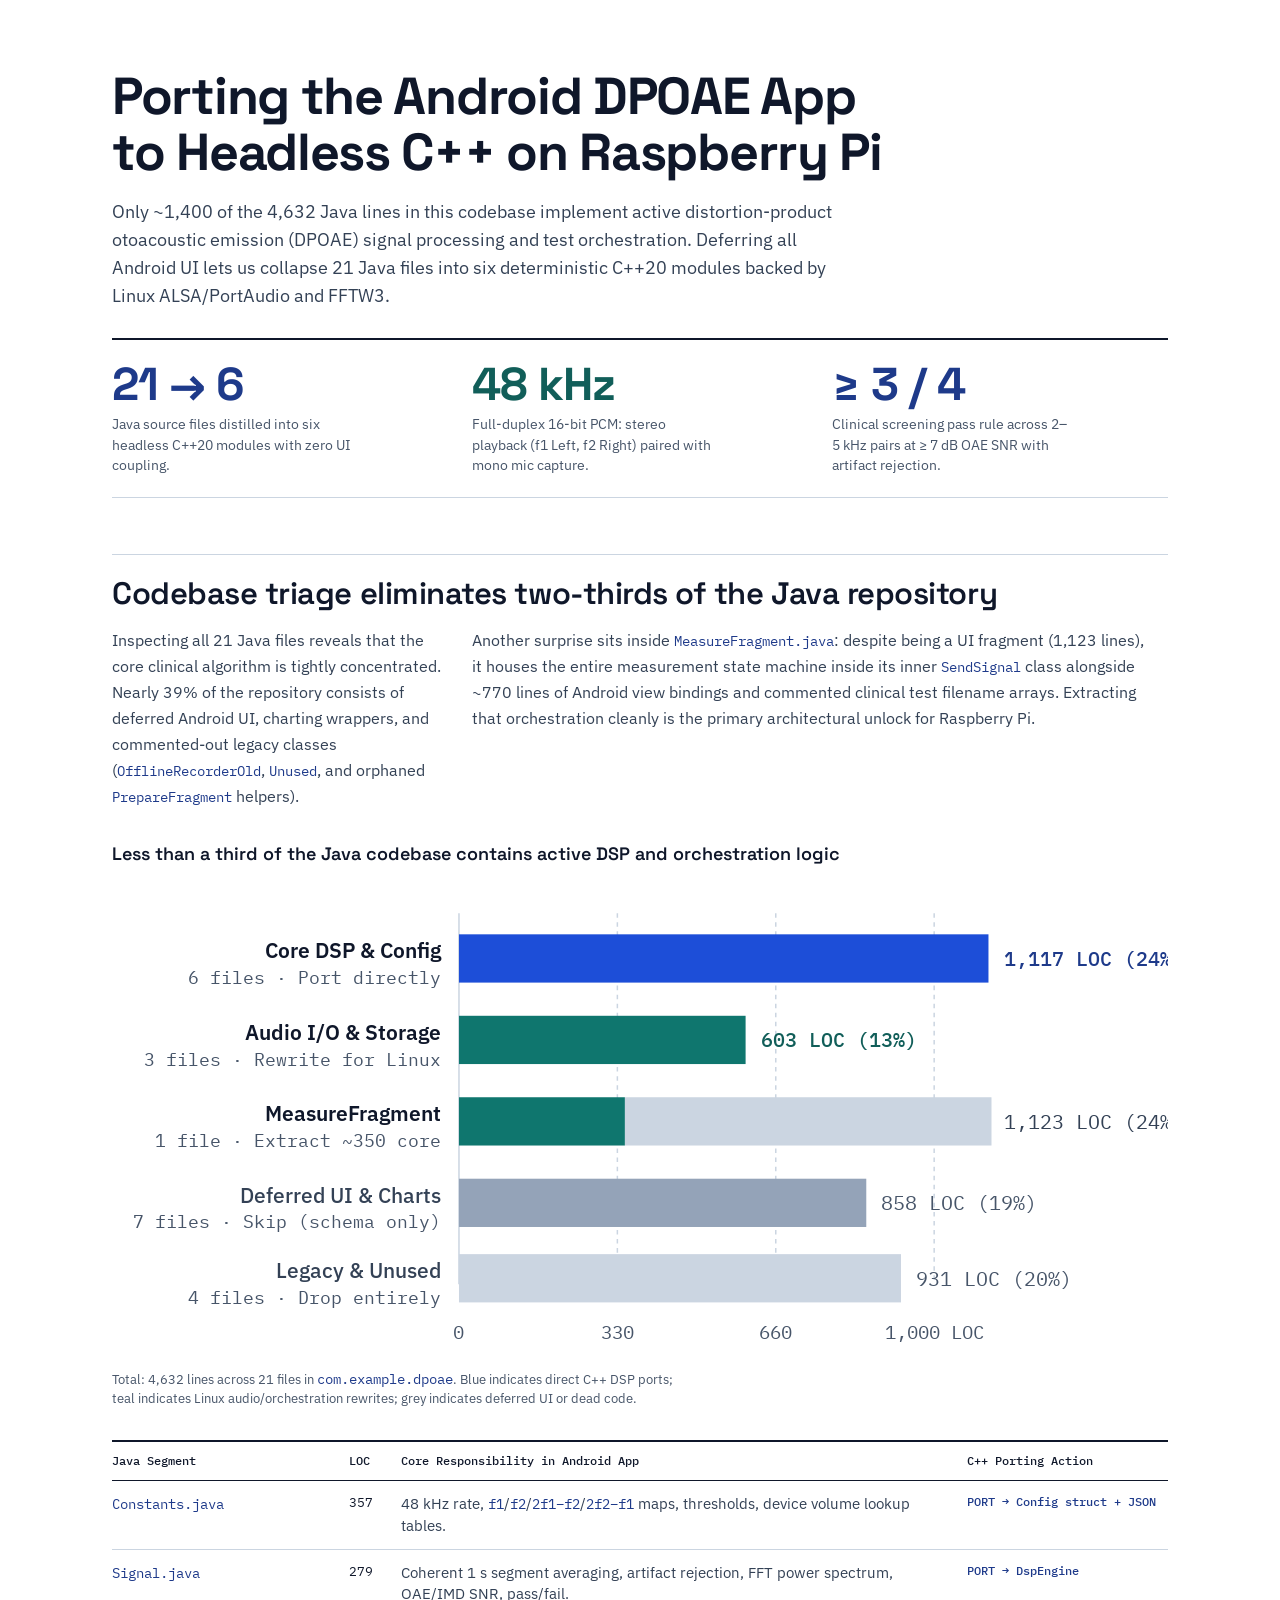
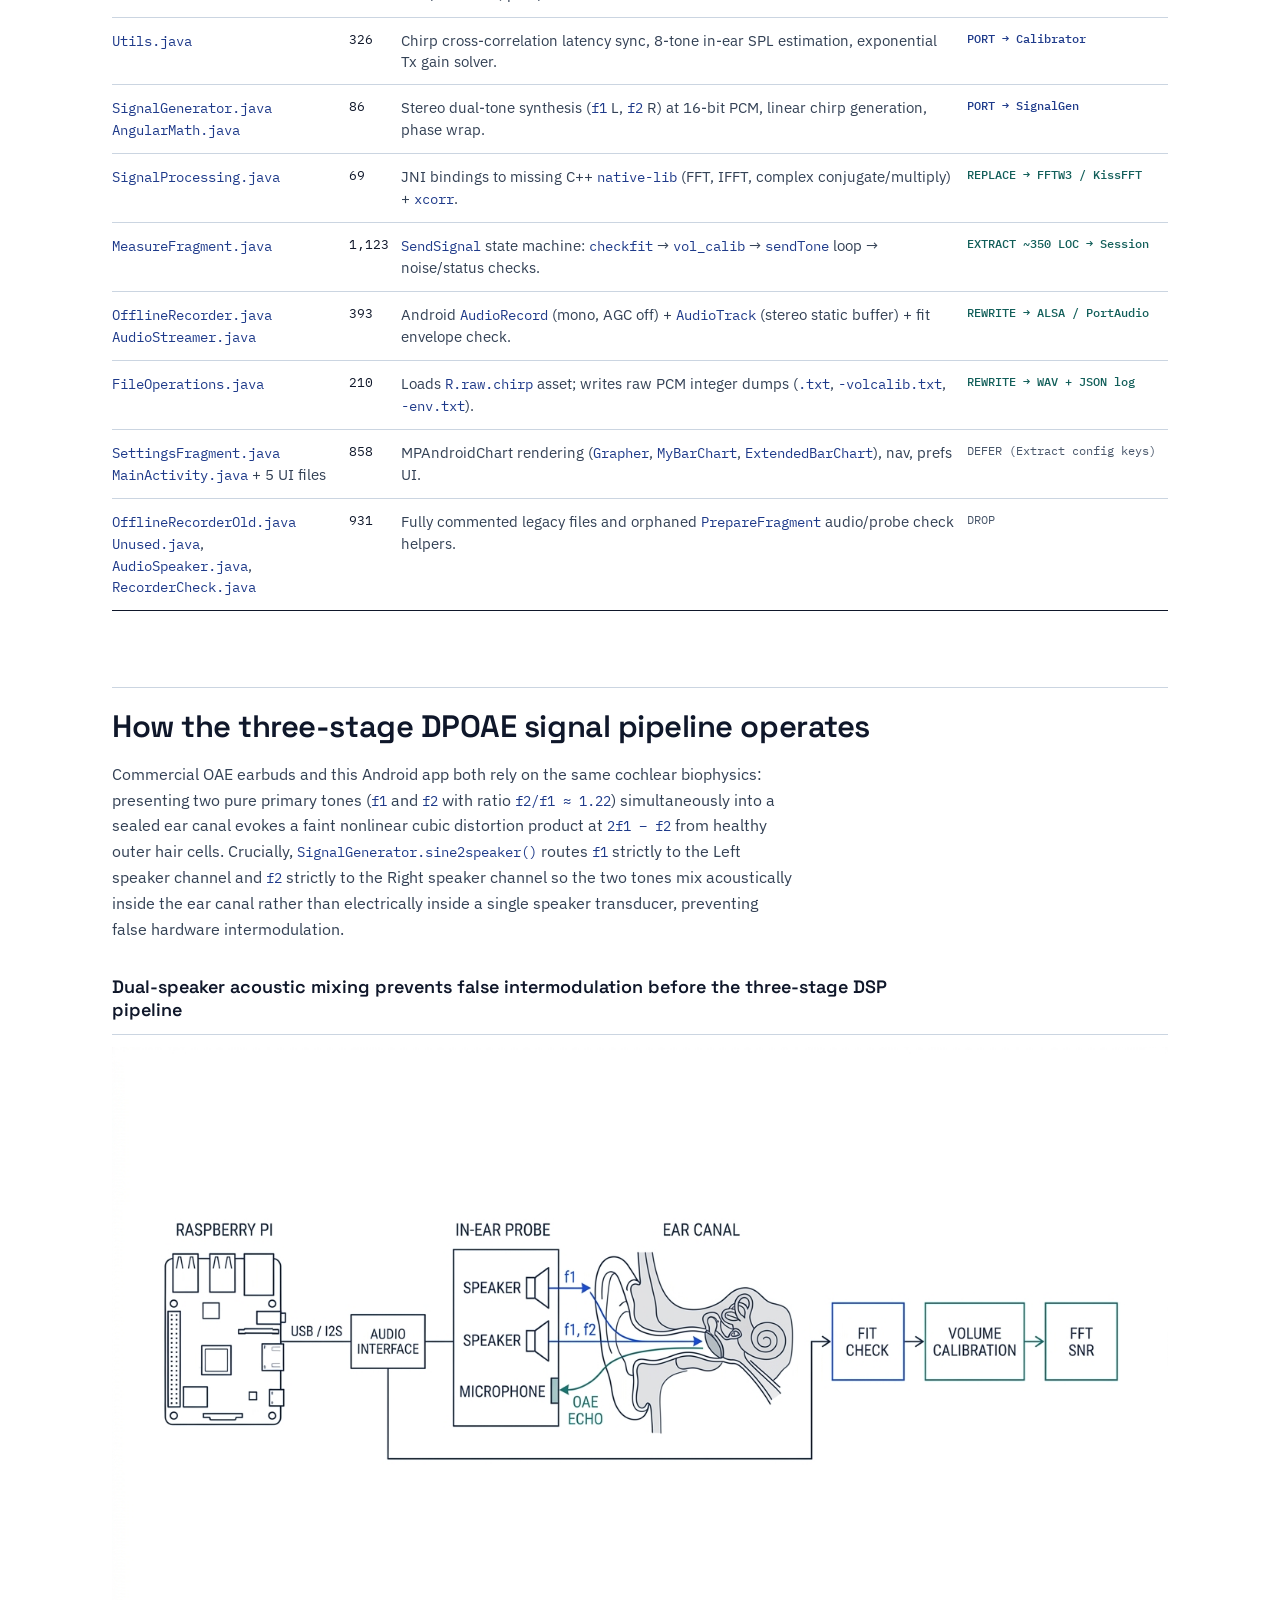
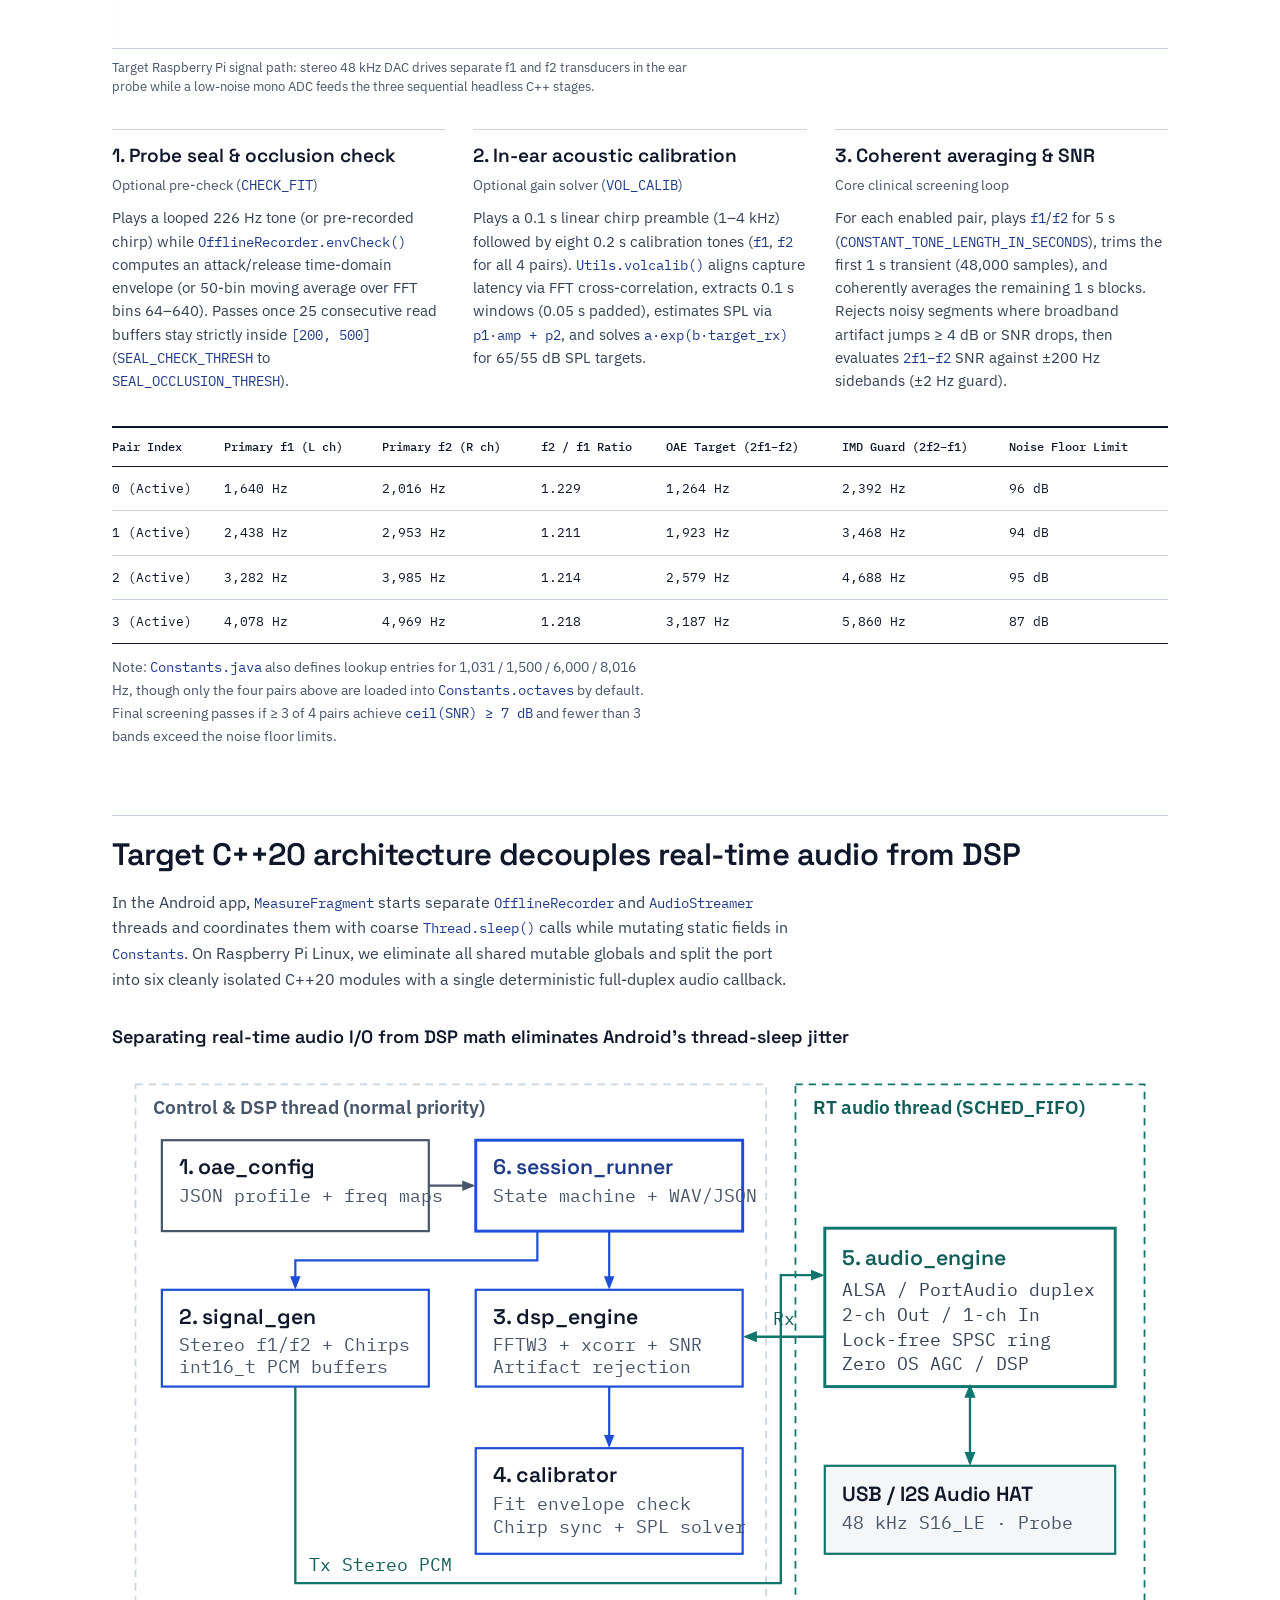
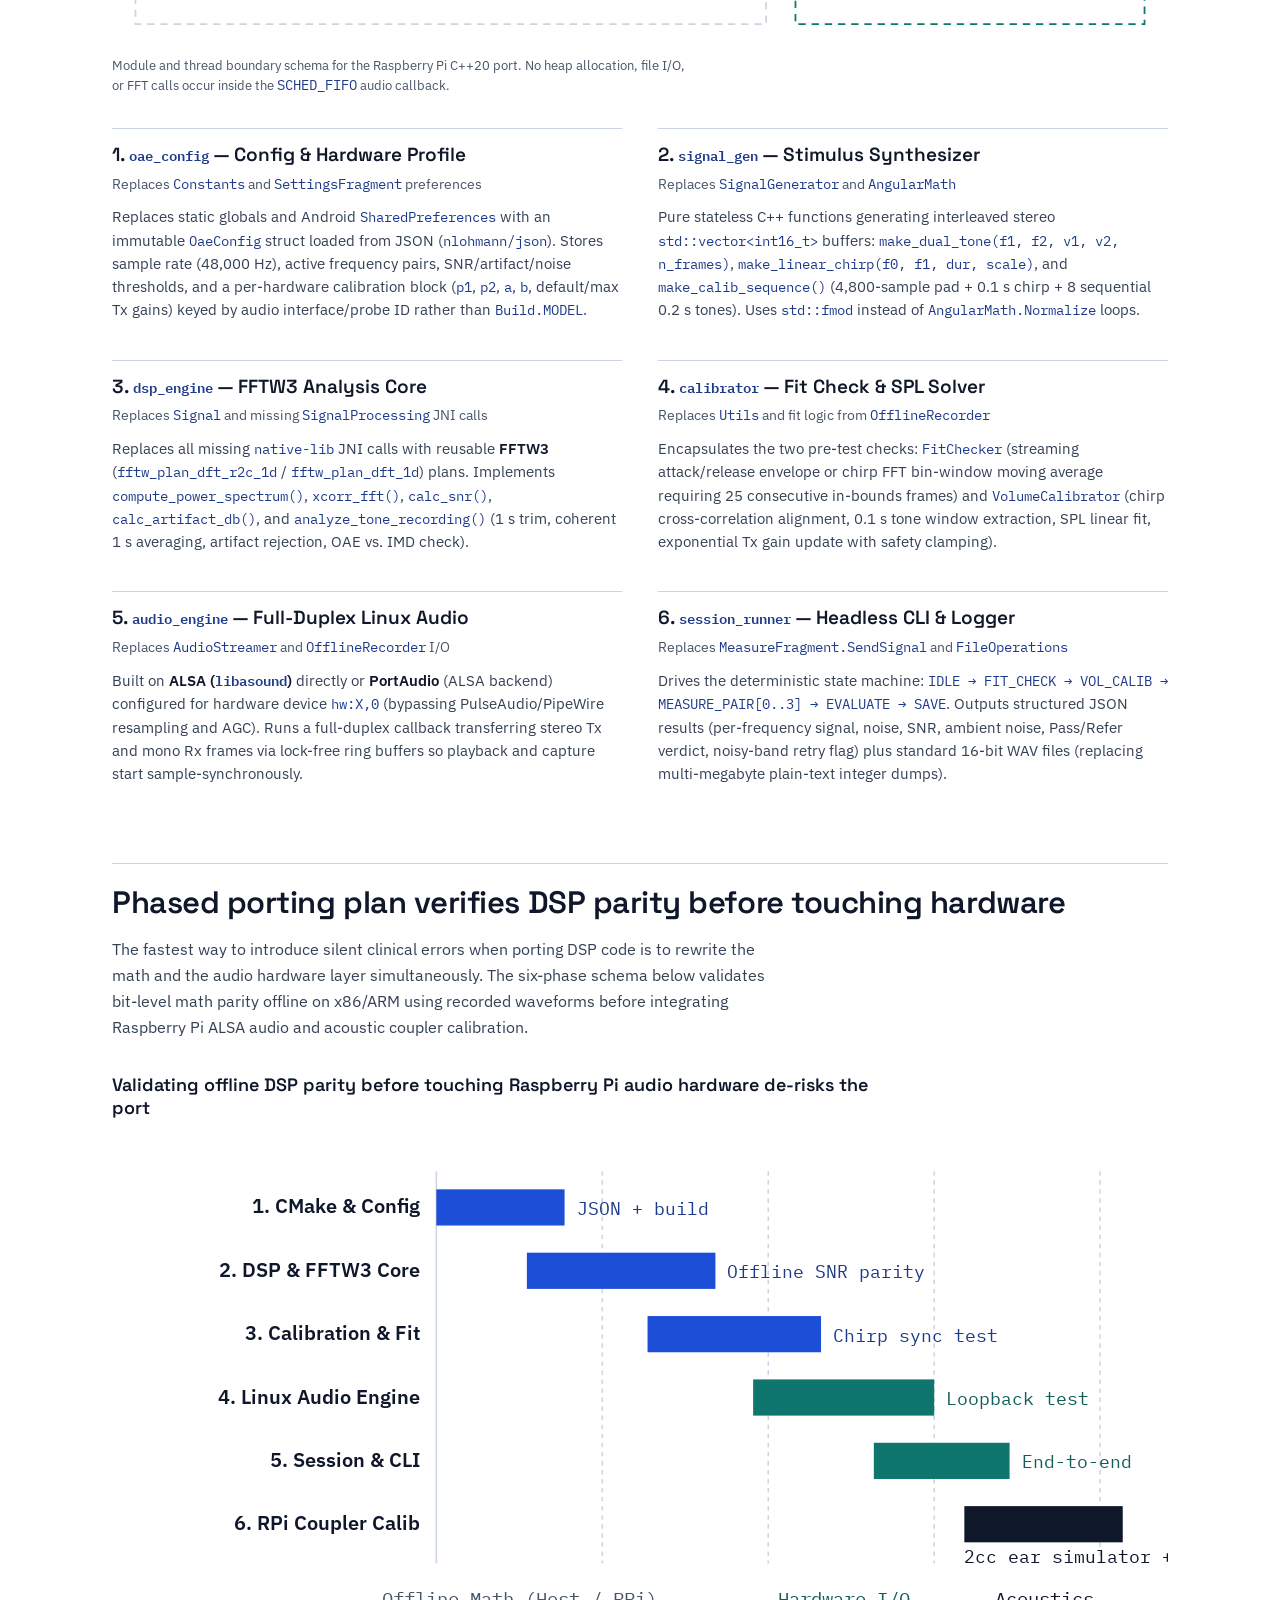
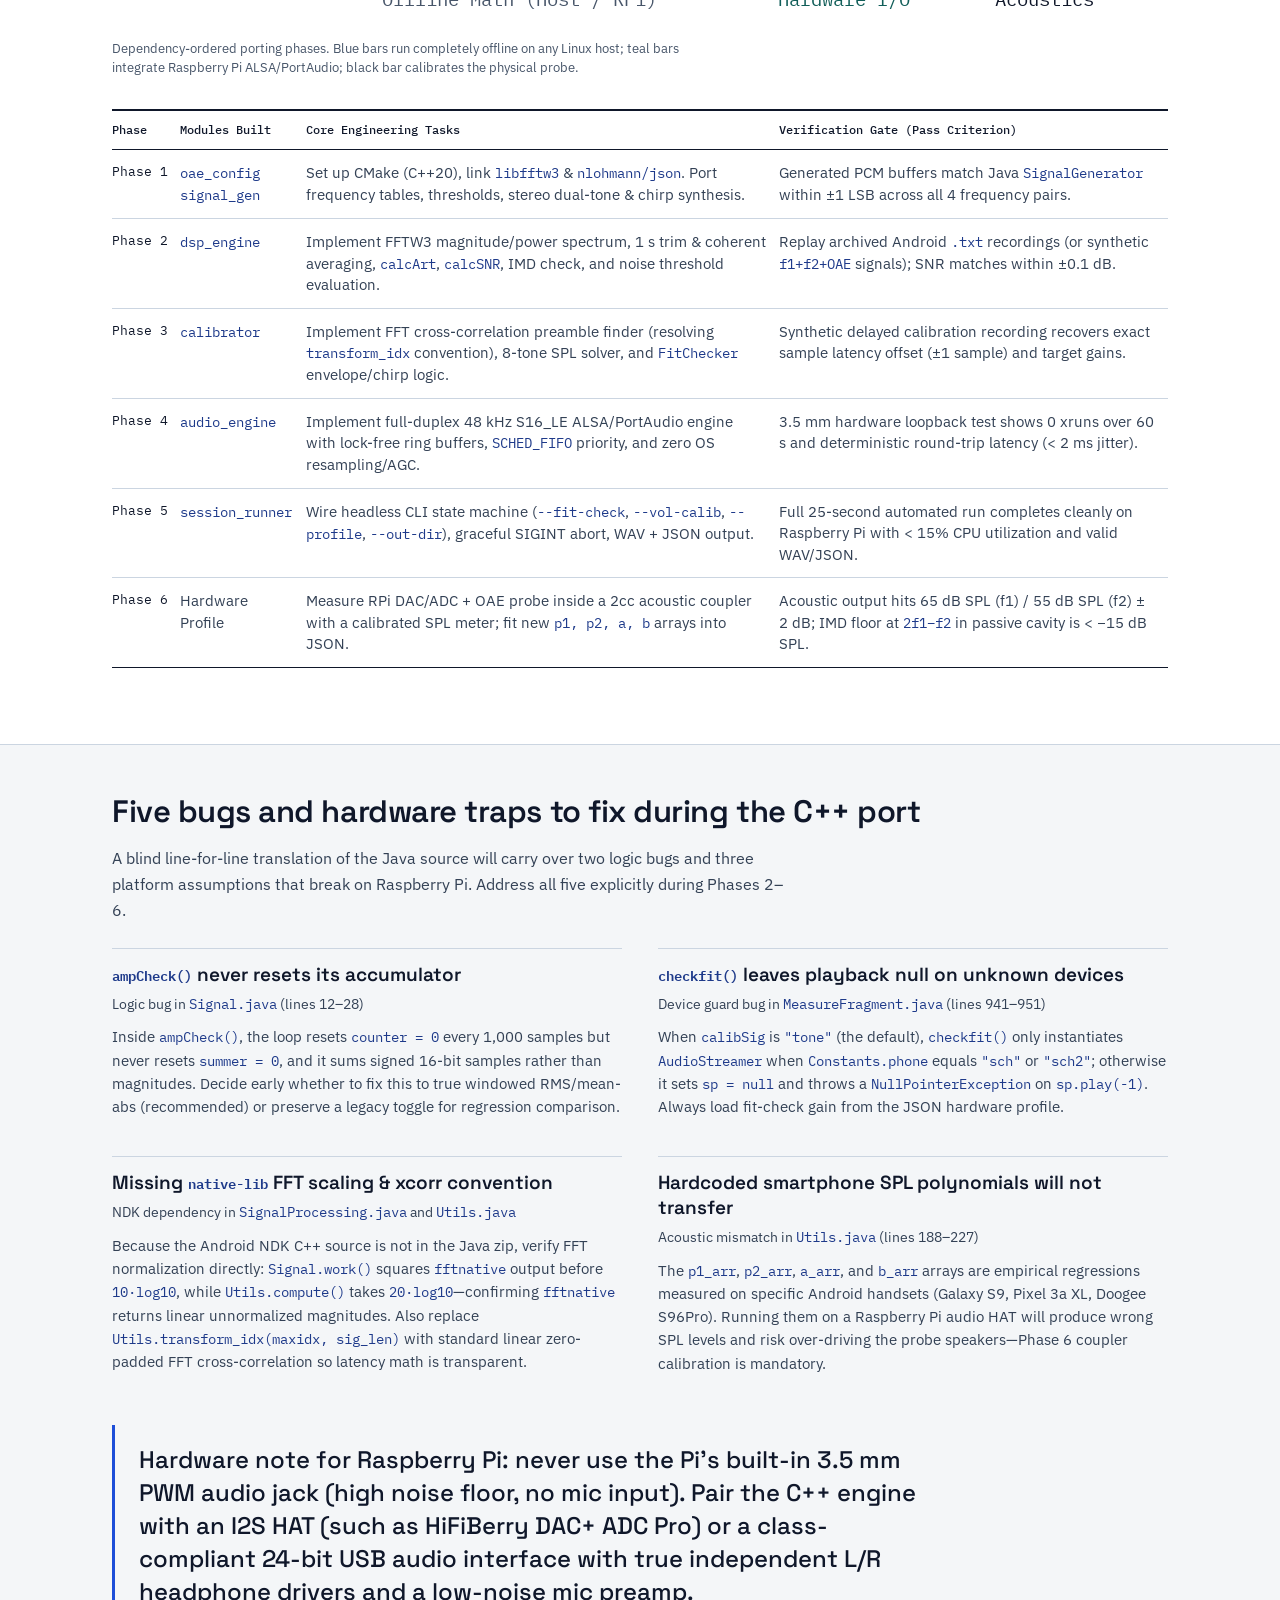
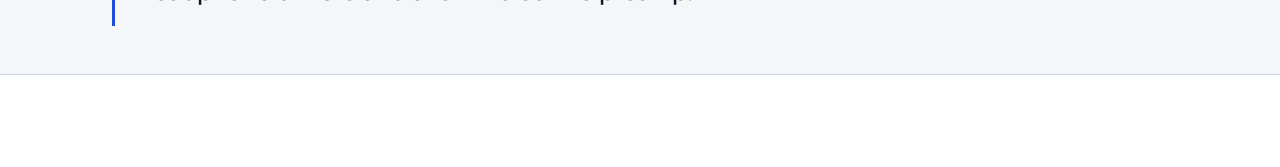
<file: porting_the_android_dpoae_app_to_headless_c_on_raspberry_pi.html>
<!DOCTYPE html>
<html lang="en">
<head>
<meta charset="UTF-8">
<meta name="viewport" content="width=device-width, initial-scale=1.0">
<title>Porting the Android DPOAE App to Headless C++ on Raspberry Pi</title>
<link rel="preconnect" href="https://fonts.googleapis.com">
<link rel="preconnect" href="https://fonts.gstatic.com" crossorigin>
<link href="https://fonts.googleapis.com/css2?family=IBM+Plex+Mono:wght@400;500&family=IBM+Plex+Sans:ital,wght@0,400;0,500;0,600;1,400&family=Space+Grotesk:wght@500;600;700&display=swap" rel="stylesheet">
<style>
/* Tier 3 Utilitarian · Engineering Architecture · compact answer-first hero · triage -> pipeline -> C++ schema -> phased plan -> pitfalls · Space Grotesk + IBM Plex Sans + IBM Plex Mono · Crisp White #FFFFFF + Cobalt #1D4ED8/#1E3A8A + Teal #0F766E/#115E59 · 0px image radius · inline hero metric strip · architecture & data-flow schema · horizontal triage bar + C++ architecture SVG + phased roadmap timeline SVG */

:root {
  --paper: #FFFFFF;
  --ink: #0F172A;
  --ink2: #334155;
  --mute: #475569;
  --hair: #CBD5E1;
  --accent: #1D4ED8;
  --accent-text: #1E3A8A;
  --accent-2: #0F766E;
  --accent-2-text: #115E59;
  --band: #F4F6F8;
}

*, *::before, *::after {
  box-sizing: border-box;
}

html {
  background: var(--paper);
  color: var(--ink);
  font-family: 'IBM Plex Sans', -apple-system, BlinkMacSystemFont, sans-serif;
  font-size: 16px;
  line-height: 1.62;
  -webkit-font-smoothing: antialiased;
}

body {
  margin: 0;
  padding: 68px clamp(24px, 10.4vw, 112px) 92px;
  background: var(--paper);
  color: var(--ink);
}

main {
  display: grid;
  grid-template-columns: repeat(12, minmax(0, 1fr));
  column-gap: 24px;
}

.col-full { grid-column: 1 / -1; }
.col-wide { grid-column: 1 / span 10; }
.col-measure { grid-column: 1 / span 8; max-width: 68ch; }

.sec {
  margin-top: 68px;
}

.sec-tight {
  margin-top: 44px;
}

/* Typography */
h1 {
  font-family: 'Space Grotesk', sans-serif;
  font-size: clamp(36px, 4.2vw, 52px);
  font-weight: 700;
  line-height: 1.08;
  letter-spacing: -0.025em;
  color: var(--ink);
  margin: 0 0 18px;
  text-wrap: balance;
}

h2 {
  font-family: 'Space Grotesk', sans-serif;
  font-size: clamp(24px, 2.5vw, 31px);
  font-weight: 600;
  line-height: 1.2;
  letter-spacing: -0.015em;
  color: var(--ink);
  margin: 0 0 16px;
  padding-top: 20px;
  border-top: 1px solid var(--hair);
  text-wrap: balance;
}

h3 {
  font-family: 'Space Grotesk', sans-serif;
  font-size: 19px;
  font-weight: 600;
  line-height: 1.3;
  color: var(--ink);
  margin: 0 0 6px;
}

p {
  margin: 0 0 16px;
  color: var(--ink2);
  max-width: 68ch;
}

p:last-child {
  margin-bottom: 0;
}

.deck {
  font-size: 18px;
  line-height: 1.55;
  color: var(--ink2);
  max-width: 66ch;
  margin-bottom: 28px;
}

code {
  font-family: 'IBM Plex Mono', monospace;
  font-size: 13.5px;
  color: var(--accent-text);
}

strong {
  color: var(--ink);
  font-weight: 600;
}

/* Hero Metric Strip (Open, 0 cards) */
.metric-strip {
  display: grid;
  grid-template-columns: repeat(3, minmax(0, 1fr));
  gap: 24px;
  padding: 20px 0 22px;
  border-top: 2px solid var(--ink);
  border-bottom: 1px solid var(--hair);
  margin-bottom: 12px;
}

.metric-val {
  font-family: 'Space Grotesk', sans-serif;
  font-size: clamp(32px, 3.6vw, 48px);
  font-weight: 700;
  line-height: 1.05;
  letter-spacing: -0.02em;
  color: var(--accent-text);
  margin-bottom: 6px;
}

.metric-val.teal {
  color: var(--accent-2-text);
}

.metric-desc {
  font-size: 14px;
  line-height: 1.45;
  color: var(--mute);
  max-width: 30ch;
}

/* Asymmetric Split Layout */
.split-grid {
  display: grid;
  grid-template-columns: repeat(12, minmax(0, 1fr));
  column-gap: 24px;
  row-gap: 20px;
}

.split-left {
  grid-column: 1 / span 4;
}

.split-right {
  grid-column: 5 / -1;
}

/* Open Multi-Column Strips */
.col-strip-3 {
  display: grid;
  grid-template-columns: repeat(3, minmax(0, 1fr));
  column-gap: 28px;
  row-gap: 28px;
  margin-top: 24px;
}

.col-strip-2 {
  display: grid;
  grid-template-columns: repeat(2, minmax(0, 1fr));
  column-gap: 36px;
  row-gap: 28px;
  margin-top: 24px;
}

.strip-item {
  border-top: 1px solid var(--hair);
  padding-top: 14px;
}

.strip-item p {
  font-size: 15px;
  line-height: 1.55;
  margin-bottom: 10px;
}

.strip-sub {
  font-size: 13.5px;
  color: var(--mute);
  margin-bottom: 10px;
}

/* Figures, Images, SVGs */
figure {
  margin: 32px 0;
  padding: 0;
}

.fig-title {
  font-family: 'Space Grotesk', sans-serif;
  font-size: 18px;
  font-weight: 600;
  line-height: 1.3;
  color: var(--ink);
  margin: 0 0 12px;
  max-width: 66ch;
}

figcaption {
  font-size: 13px;
  line-height: 1.45;
  color: var(--mute);
  margin-top: 10px;
  max-width: 72ch;
}

.img-wrap {
  border-radius: 0;
  overflow: hidden;
  border-top: 1px solid var(--hair);
  border-bottom: 1px solid var(--hair);
  padding: 12px 0;
  background: var(--paper);
}

.img-wrap img {
  display: block;
  width: 100%;
  height: auto;
  border-radius: 0;
}

svg.viz {
  display: block;
  width: 100%;
  height: auto;
}

/* Open Tables (max 3, no zebra stripes) */
.table-wrap {
  width: 100%;
  overflow-x: auto;
  margin: 24px 0 8px;
}

table {
  width: 100%;
  border-collapse: collapse;
  text-align: left;
  font-size: 14.5px;
  line-height: 1.48;
}

thead th {
  font-family: 'IBM Plex Mono', monospace;
  font-size: 12px;
  font-weight: 500;
  color: var(--ink);
  border-top: 2px solid var(--ink);
  border-bottom: 1px solid var(--ink);
  padding: 10px 12px 10px 0;
  vertical-align: bottom;
}

tbody td {
  padding: 12px 12px 12px 0;
  border-bottom: 1px solid var(--hair);
  color: var(--ink2);
  vertical-align: top;
}

tbody tr:last-child td {
  border-bottom: 1.5px solid var(--ink);
}

.num {
  font-family: 'IBM Plex Mono', monospace;
  font-size: 13px;
  white-space: nowrap;
  color: var(--ink);
}

.tag-port {
  font-family: 'IBM Plex Mono', monospace;
  font-size: 12px;
  font-weight: 500;
  color: var(--accent-text);
  white-space: nowrap;
}

.tag-rewrite {
  font-family: 'IBM Plex Mono', monospace;
  font-size: 12px;
  font-weight: 500;
  color: var(--accent-2-text);
  white-space: nowrap;
}

.tag-skip {
  font-family: 'IBM Plex Mono', monospace;
  font-size: 12px;
  font-weight: 400;
  color: var(--mute);
  white-space: nowrap;
}

/* Single Full-Bleed Band */
.full-band {
  grid-column: 1 / -1;
  margin-left: calc(-1 * clamp(24px, 10.4vw, 112px));
  margin-right: calc(-1 * clamp(24px, 10.4vw, 112px));
  padding: 48px clamp(24px, 10.4vw, 112px);
  background: var(--band);
  border-top: 1px solid var(--hair);
  border-bottom: 1px solid var(--hair);
  margin-top: 68px;
}

.full-band h2 {
  border-top: none;
  padding-top: 0;
}

.full-band p, .full-band .strip-sub {
  color: var(--ink2);
}

/* Pull Quote / Architectural Verdict */
.verdict-quote {
  margin: 40px 0 0;
  padding: 18px 0 18px 24px;
  border-left: 3px solid var(--accent);
  font-family: 'Space Grotesk', sans-serif;
  font-size: clamp(20px, 2.1vw, 24px);
  font-weight: 500;
  line-height: 1.38;
  color: var(--ink);
  max-width: 54ch;
}

/* Responsive */
@media (max-width: 900px) {
  .metric-strip, .col-strip-3, .col-strip-2 {
    grid-template-columns: 1fr;
  }
  .split-left, .split-right, .col-wide, .col-measure {
    grid-column: 1 / -1;
  }
}
</style>
</head>
<body>
<main>

  <!-- HERO (Compact, Answer-First) -->
  <header class="col-full">
    <h1>Porting the Android DPOAE App to Headless C++ on Raspberry Pi</h1>
    <p class="deck">Only ~1,400 of the 4,632 Java lines in this codebase implement active distortion-product otoacoustic emission (DPOAE) signal processing and test orchestration. Deferring all Android UI lets us collapse 21 Java files into six deterministic C++20 modules backed by Linux ALSA/PortAudio and FFTW3.</p>

    <div class="metric-strip">
      <div>
        <div class="metric-val">21 → 6</div>
        <div class="metric-desc">Java source files distilled into six headless C++20 modules with zero UI coupling.</div>
      </div>
      <div>
        <div class="metric-val teal">48 kHz</div>
        <div class="metric-desc">Full-duplex 16-bit PCM: stereo playback (f1 Left, f2 Right) paired with mono mic capture.</div>
      </div>
      <div>
        <div class="metric-val">≥ 3 / 4</div>
        <div class="metric-desc">Clinical screening pass rule across 2–5 kHz pairs at ≥ 7 dB OAE SNR with artifact rejection.</div>
      </div>
    </div>
  </header>

  <!-- SECTION 1: CODEBASE TRIAGE -->
  <section class="col-full sec-tight">
    <h2>Codebase triage eliminates two-thirds of the Java repository</h2>
    <div class="split-grid">
      <div class="split-left">
        <p>Inspecting all 21 Java files reveals that the core clinical algorithm is tightly concentrated. Nearly 39% of the repository consists of deferred Android UI, charting wrappers, and commented-out legacy classes (<code>OfflineRecorderOld</code>, <code>Unused</code>, and orphaned <code>PrepareFragment</code> helpers).</p>
      </div>
      <div class="split-right">
        <p>Another surprise sits inside <code>MeasureFragment.java</code>: despite being a UI fragment (1,123 lines), it houses the entire measurement state machine inside its inner <code>SendSignal</code> class alongside ~770 lines of Android view bindings and commented clinical test filename arrays. Extracting that orchestration cleanly is the primary architectural unlock for Raspberry Pi.</p>
      </div>
    </div>

    <!-- VISUAL 1: Inline SVG Horizontal Bar Chart (Codebase Triage) -->
    <figure>
      <div class="fig-title">Less than a third of the Java codebase contains active DSP and orchestration logic</div>
      <svg class="viz" viewBox="0 0 700 320" role="img" aria-label="Horizontal bar chart of Java lines of code by porting category">
        <line x1="230" y1="24" x2="230" y2="270" stroke="#CBD5E1" stroke-width="1"/>
        <line x1="335" y1="24" x2="335" y2="270" stroke="#CBD5E1" stroke-width="1" stroke-dasharray="3,3"/>
        <line x1="440" y1="24" x2="440" y2="270" stroke="#CBD5E1" stroke-width="1" stroke-dasharray="3,3"/>
        <line x1="545" y1="24" x2="545" y2="270" stroke="#CBD5E1" stroke-width="1" stroke-dasharray="3,3"/>

        <text x="218" y="54" text-anchor="end" font-family="IBM Plex Sans, sans-serif" font-size="14" font-weight="600" fill="#0F172A">Core DSP &amp; Config</text>
        <text x="218" y="71" text-anchor="end" font-family="IBM Plex Mono, monospace" font-size="12" fill="#475569">6 files · Port directly</text>
        <rect x="230" y="38" width="351" height="32" fill="#1D4ED8"/>
        <text x="591" y="59" font-family="IBM Plex Mono, monospace" font-size="13.5" font-weight="500" fill="#1E3A8A">1,117 LOC (24%)</text>

        <text x="218" y="108" text-anchor="end" font-family="IBM Plex Sans, sans-serif" font-size="14" font-weight="600" fill="#0F172A">Audio I/O &amp; Storage</text>
        <text x="218" y="125" text-anchor="end" font-family="IBM Plex Mono, monospace" font-size="12" fill="#475569">3 files · Rewrite for Linux</text>
        <rect x="230" y="92" width="190" height="32" fill="#0F766E"/>
        <text x="430" y="113" font-family="IBM Plex Mono, monospace" font-size="13.5" font-weight="500" fill="#115E59">603 LOC (13%)</text>

        <text x="218" y="162" text-anchor="end" font-family="IBM Plex Sans, sans-serif" font-size="14" font-weight="600" fill="#0F172A">MeasureFragment</text>
        <text x="218" y="179" text-anchor="end" font-family="IBM Plex Mono, monospace" font-size="12" fill="#475569">1 file · Extract ~350 core</text>
        <rect x="230" y="146" width="110" height="32" fill="#0F766E"/>
        <rect x="340" y="146" width="243" height="32" fill="#CBD5E1"/>
        <text x="591" y="167" font-family="IBM Plex Mono, monospace" font-size="13.5" fill="#334155">1,123 LOC (24%)</text>

        <text x="218" y="216" text-anchor="end" font-family="IBM Plex Sans, sans-serif" font-size="14" font-weight="500" fill="#334155">Deferred UI &amp; Charts</text>
        <text x="218" y="233" text-anchor="end" font-family="IBM Plex Mono, monospace" font-size="12" fill="#475569">7 files · Skip (schema only)</text>
        <rect x="230" y="200" width="270" height="32" fill="#94A3B8"/>
        <text x="510" y="221" font-family="IBM Plex Mono, monospace" font-size="13.5" fill="#475569">858 LOC (19%)</text>

        <text x="218" y="266" text-anchor="end" font-family="IBM Plex Sans, sans-serif" font-size="14" font-weight="500" fill="#334155">Legacy &amp; Unused</text>
        <text x="218" y="283" text-anchor="end" font-family="IBM Plex Mono, monospace" font-size="12" fill="#475569">4 files · Drop entirely</text>
        <rect x="230" y="250" width="293" height="32" fill="#CBD5E1"/>
        <text x="533" y="271" font-family="IBM Plex Mono, monospace" font-size="13.5" fill="#475569">931 LOC (20%)</text>

        <text x="230" y="306" text-anchor="middle" font-family="IBM Plex Mono, monospace" font-size="12.5" fill="#475569">0</text>
        <text x="335" y="306" text-anchor="middle" font-family="IBM Plex Mono, monospace" font-size="12.5" fill="#475569">330</text>
        <text x="440" y="306" text-anchor="middle" font-family="IBM Plex Mono, monospace" font-size="12.5" fill="#475569">660</text>
        <text x="545" y="306" text-anchor="middle" font-family="IBM Plex Mono, monospace" font-size="12.5" fill="#475569">1,000 LOC</text>
      </svg>
      <figcaption>Total: 4,632 lines across 21 files in <code>com.example.dpoae</code>. Blue indicates direct C++ DSP ports; teal indicates Linux audio/orchestration rewrites; grey indicates deferred UI or dead code.</figcaption>
    </figure>

    <!-- TABLE 1: Code Segment Inventory -->
    <div class="table-wrap">
      <table>
        <thead>
          <tr>
            <th>Java Segment</th>
            <th>LOC</th>
            <th>Core Responsibility in Android App</th>
            <th>C++ Porting Action</th>
          </tr>
        </thead>
        <tbody>
          <tr>
            <td><code>Constants.java</code></td>
            <td class="num">357</td>
            <td>48 kHz rate, <code>f1</code>/<code>f2</code>/<code>2f1−f2</code>/<code>2f2−f1</code> maps, thresholds, device volume lookup tables.</td>
            <td class="tag-port">PORT → Config struct + JSON</td>
          </tr>
          <tr>
            <td><code>Signal.java</code></td>
            <td class="num">279</td>
            <td>Coherent 1 s segment averaging, artifact rejection, FFT power spectrum, OAE/IMD SNR, pass/fail.</td>
            <td class="tag-port">PORT → DspEngine</td>
          </tr>
          <tr>
            <td><code>Utils.java</code></td>
            <td class="num">326</td>
            <td>Chirp cross-correlation latency sync, 8-tone in-ear SPL estimation, exponential Tx gain solver.</td>
            <td class="tag-port">PORT → Calibrator</td>
          </tr>
          <tr>
            <td><code>SignalGenerator.java</code><br><code>AngularMath.java</code></td>
            <td class="num">86</td>
            <td>Stereo dual-tone synthesis (<code>f1</code> L, <code>f2</code> R) at 16-bit PCM, linear chirp generation, phase wrap.</td>
            <td class="tag-port">PORT → SignalGen</td>
          </tr>
          <tr>
            <td><code>SignalProcessing.java</code></td>
            <td class="num">69</td>
            <td>JNI bindings to missing C++ <code>native-lib</code> (FFT, IFFT, complex conjugate/multiply) + <code>xcorr</code>.</td>
            <td class="tag-rewrite">REPLACE → FFTW3 / KissFFT</td>
          </tr>
          <tr>
            <td><code>MeasureFragment.java</code></td>
            <td class="num">1,123</td>
            <td><code>SendSignal</code> state machine: <code>checkfit</code> → <code>vol_calib</code> → <code>sendTone</code> loop → noise/status checks.</td>
            <td class="tag-rewrite">EXTRACT ~350 LOC → Session</td>
          </tr>
          <tr>
            <td><code>OfflineRecorder.java</code><br><code>AudioStreamer.java</code></td>
            <td class="num">393</td>
            <td>Android <code>AudioRecord</code> (mono, AGC off) + <code>AudioTrack</code> (stereo static buffer) + fit envelope check.</td>
            <td class="tag-rewrite">REWRITE → ALSA / PortAudio</td>
          </tr>
          <tr>
            <td><code>FileOperations.java</code></td>
            <td class="num">210</td>
            <td>Loads <code>R.raw.chirp</code> asset; writes raw PCM integer dumps (<code>.txt</code>, <code>-volcalib.txt</code>, <code>-env.txt</code>).</td>
            <td class="tag-rewrite">REWRITE → WAV + JSON log</td>
          </tr>
          <tr>
            <td><code>SettingsFragment.java</code><br><code>MainActivity.java</code> + 5 UI files</td>
            <td class="num">858</td>
            <td>MPAndroidChart rendering (<code>Grapher</code>, <code>MyBarChart</code>, <code>ExtendedBarChart</code>), nav, prefs UI.</td>
            <td class="tag-skip">DEFER (Extract config keys)</td>
          </tr>
          <tr>
            <td><code>OfflineRecorderOld.java</code><br><code>Unused.java</code>, <code>AudioSpeaker.java</code>,<br><code>RecorderCheck.java</code></td>
            <td class="num">931</td>
            <td>Fully commented legacy files and orphaned <code>PrepareFragment</code> audio/probe check helpers.</td>
            <td class="tag-skip">DROP</td>
          </tr>
        </tbody>
      </table>
    </div>
  </section>

  <!-- SECTION 2: HOW THE DPOAE SIGNAL PIPELINE WORKS -->
  <section class="col-full sec">
    <h2>How the three-stage DPOAE signal pipeline operates</h2>
    <p>Commercial OAE earbuds and this Android app both rely on the same cochlear biophysics: presenting two pure primary tones (<code>f1</code> and <code>f2</code> with ratio <code>f2/f1 ≈ 1.22</code>) simultaneously into a sealed ear canal evokes a faint nonlinear cubic distortion product at <code>2f1 − f2</code> from healthy outer hair cells. Crucially, <code>SignalGenerator.sine2speaker()</code> routes <code>f1</code> strictly to the Left speaker channel and <code>f2</code> strictly to the Right speaker channel so the two tones mix acoustically inside the ear canal rather than electrically inside a single speaker transducer, preventing false hardware intermodulation.</p>

    <!-- VISUAL 2: Generated Hardware & Signal Flow Schematic -->
    <figure>
      <div class="fig-title">Dual-speaker acoustic mixing prevents false intermodulation before the three-stage DSP pipeline</div>
      <div class="img-wrap">
        <img src="[data-uri]" alt="Hardware and software signal flow schematic from Raspberry Pi through dual-speaker in-ear probe to Fit Check, Volume Calibration, and FFT SNR stages">
      </div>
      <figcaption>Target Raspberry Pi signal path: stereo 48 kHz DAC drives separate f1 and f2 transducers in the ear probe while a low-noise mono ADC feeds the three sequential headless C++ stages.</figcaption>
    </figure>

    <div class="col-strip-3">
      <div class="strip-item">
        <h3>1. Probe seal &amp; occlusion check</h3>
        <div class="strip-sub">Optional pre-check (<code>CHECK_FIT</code>)</div>
        <p>Plays a looped 226 Hz tone (or pre-recorded chirp) while <code>OfflineRecorder.envCheck()</code> computes an attack/release time-domain envelope (or 50-bin moving average over FFT bins 64–640). Passes once 25 consecutive read buffers stay strictly inside <code>[200, 500]</code> (<code>SEAL_CHECK_THRESH</code> to <code>SEAL_OCCLUSION_THRESH</code>).</p>
      </div>
      <div class="strip-item">
        <h3>2. In-ear acoustic calibration</h3>
        <div class="strip-sub">Optional gain solver (<code>VOL_CALIB</code>)</div>
        <p>Plays a 0.1 s linear chirp preamble (1–4 kHz) followed by eight 0.2 s calibration tones (<code>f1</code>, <code>f2</code> for all 4 pairs). <code>Utils.volcalib()</code> aligns capture latency via FFT cross-correlation, extracts 0.1 s windows (0.05 s padded), estimates SPL via <code>p1·amp + p2</code>, and solves <code>a·exp(b·target_rx)</code> for 65/55 dB SPL targets.</p>
      </div>
      <div class="strip-item">
        <h3>3. Coherent averaging &amp; SNR</h3>
        <div class="strip-sub">Core clinical screening loop</div>
        <p>For each enabled pair, plays <code>f1</code>/<code>f2</code> for 5 s (<code>CONSTANT_TONE_LENGTH_IN_SECONDS</code>), trims the first 1 s transient (48,000 samples), and coherently averages the remaining 1 s blocks. Rejects noisy segments where broadband artifact jumps ≥ 4 dB or SNR drops, then evaluates <code>2f1−f2</code> SNR against ±200 Hz sidebands (±2 Hz guard).</p>
      </div>
    </div>

    <!-- TABLE 2: Exact DPOAE Frequency & Threshold Map -->
    <div class="table-wrap">
      <table>
        <thead>
          <tr>
            <th>Pair Index</th>
            <th>Primary f1 (L ch)</th>
            <th>Primary f2 (R ch)</th>
            <th>f2 / f1 Ratio</th>
            <th>OAE Target (2f1−f2)</th>
            <th>IMD Guard (2f2−f1)</th>
            <th>Noise Floor Limit</th>
          </tr>
        </thead>
        <tbody>
          <tr>
            <td class="num">0 (Active)</td>
            <td class="num">1,640 Hz</td>
            <td class="num">2,016 Hz</td>
            <td class="num">1.229</td>
            <td class="num">1,264 Hz</td>
            <td class="num">2,392 Hz</td>
            <td class="num">96 dB</td>
          </tr>
          <tr>
            <td class="num">1 (Active)</td>
            <td class="num">2,438 Hz</td>
            <td class="num">2,953 Hz</td>
            <td class="num">1.211</td>
            <td class="num">1,923 Hz</td>
            <td class="num">3,468 Hz</td>
            <td class="num">94 dB</td>
          </tr>
          <tr>
            <td class="num">2 (Active)</td>
            <td class="num">3,282 Hz</td>
            <td class="num">3,985 Hz</td>
            <td class="num">1.214</td>
            <td class="num">2,579 Hz</td>
            <td class="num">4,688 Hz</td>
            <td class="num">95 dB</td>
          </tr>
          <tr>
            <td class="num">3 (Active)</td>
            <td class="num">4,078 Hz</td>
            <td class="num">4,969 Hz</td>
            <td class="num">1.218</td>
            <td class="num">3,187 Hz</td>
            <td class="num">5,860 Hz</td>
            <td class="num">87 dB</td>
          </tr>
        </tbody>
      </table>
    </div>
    <p style="margin-top:12px; font-size:14px; color:var(--mute);">Note: <code>Constants.java</code> also defines lookup entries for 1,031 / 1,500 / 6,000 / 8,016 Hz, though only the four pairs above are loaded into <code>Constants.octaves</code> by default. Final screening passes if ≥ 3 of 4 pairs achieve <code>ceil(SNR) ≥ 7 dB</code> and fewer than 3 bands exceed the noise floor limits.</p>
  </section>

  <!-- SECTION 3: TARGET C++ ARCHITECTURE & SCHEMA -->
  <section class="col-full sec">
    <h2>Target C++20 architecture decouples real-time audio from DSP</h2>
    <p>In the Android app, <code>MeasureFragment</code> starts separate <code>OfflineRecorder</code> and <code>AudioStreamer</code> threads and coordinates them with coarse <code>Thread.sleep()</code> calls while mutating static fields in <code>Constants</code>. On Raspberry Pi Linux, we eliminate all shared mutable globals and split the port into six cleanly isolated C++20 modules with a single deterministic full-duplex audio callback.</p>

    <!-- VISUAL 3: Inline SVG C++ Architecture & Thread Schema -->
    <figure>
      <div class="fig-title">Separating real-time audio I/O from DSP math eliminates Android's thread-sleep jitter</div>
      <svg class="viz" viewBox="0 0 720 400" role="img" aria-label="C++20 module architecture and threading schema for Raspberry Pi DPOAE port">
        <defs>
          <marker id="arr-blue" viewBox="0 0 10 10" refX="8" refY="5" markerWidth="6" markerHeight="6" orient="auto-start-reverse">
            <path d="M 0 1 L 10 5 L 0 9 z" fill="#1D4ED8"/>
          </marker>
          <marker id="arr-teal" viewBox="0 0 10 10" refX="8" refY="5" markerWidth="6" markerHeight="6" orient="auto-start-reverse">
            <path d="M 0 1 L 10 5 L 0 9 z" fill="#0F766E"/>
          </marker>
          <marker id="arr-slate" viewBox="0 0 10 10" refX="8" refY="5" markerWidth="6" markerHeight="6" orient="auto-start-reverse">
            <path d="M 0 1 L 10 5 L 0 9 z" fill="#475569"/>
          </marker>
        </defs>

        <rect x="16" y="16" width="430" height="368" fill="none" stroke="#CBD5E1" stroke-width="1.2" stroke-dasharray="5,4"/>
        <text x="28" y="36" font-family="IBM Plex Sans, sans-serif" font-size="13" font-weight="600" fill="#475569">Control &amp; DSP thread (normal priority)</text>

        <rect x="466" y="16" width="238" height="368" fill="none" stroke="#0F766E" stroke-width="1.2" stroke-dasharray="5,4"/>
        <text x="478" y="36" font-family="IBM Plex Sans, sans-serif" font-size="13" font-weight="600" fill="#115E59">RT audio thread (SCHED_FIFO)</text>

        <rect x="34" y="54" width="182" height="62" fill="#FFFFFF" stroke="#475569" stroke-width="1.5"/>
        <text x="46" y="77" font-family="Space Grotesk, sans-serif" font-size="14.5" font-weight="600" fill="#0F172A">1. oae_config</text>
        <text x="46" y="96" font-family="IBM Plex Mono, monospace" font-size="12" fill="#475569">JSON profile + freq maps</text>

        <rect x="248" y="54" width="182" height="62" fill="#FFFFFF" stroke="#1D4ED8" stroke-width="2"/>
        <text x="260" y="77" font-family="Space Grotesk, sans-serif" font-size="14.5" font-weight="600" fill="#1E3A8A">6. session_runner</text>
        <text x="260" y="96" font-family="IBM Plex Mono, monospace" font-size="12" fill="#475569">State machine + WAV/JSON</text>

        <rect x="34" y="156" width="182" height="66" fill="#FFFFFF" stroke="#1D4ED8" stroke-width="1.5"/>
        <text x="46" y="179" font-family="Space Grotesk, sans-serif" font-size="14.5" font-weight="600" fill="#0F172A">2. signal_gen</text>
        <text x="46" y="198" font-family="IBM Plex Mono, monospace" font-size="12" fill="#475569">Stereo f1/f2 + Chirps</text>
        <text x="46" y="213" font-family="IBM Plex Mono, monospace" font-size="12" fill="#475569">int16_t PCM buffers</text>

        <rect x="248" y="156" width="182" height="66" fill="#FFFFFF" stroke="#1D4ED8" stroke-width="1.5"/>
        <text x="260" y="179" font-family="Space Grotesk, sans-serif" font-size="14.5" font-weight="600" fill="#0F172A">3. dsp_engine</text>
        <text x="260" y="198" font-family="IBM Plex Mono, monospace" font-size="12" fill="#475569">FFTW3 + xcorr + SNR</text>
        <text x="260" y="213" font-family="IBM Plex Mono, monospace" font-size="12" fill="#475569">Artifact rejection</text>

        <rect x="248" y="264" width="182" height="72" fill="#FFFFFF" stroke="#1D4ED8" stroke-width="1.5"/>
        <text x="260" y="287" font-family="Space Grotesk, sans-serif" font-size="14.5" font-weight="600" fill="#0F172A">4. calibrator</text>
        <text x="260" y="306" font-family="IBM Plex Mono, monospace" font-size="12" fill="#475569">Fit envelope check</text>
        <text x="260" y="322" font-family="IBM Plex Mono, monospace" font-size="12" fill="#475569">Chirp sync + SPL solver</text>

        <rect x="486" y="114" width="198" height="108" fill="#FFFFFF" stroke="#0F766E" stroke-width="2"/>
        <text x="498" y="139" font-family="Space Grotesk, sans-serif" font-size="14.5" font-weight="600" fill="#115E59">5. audio_engine</text>
        <text x="498" y="160" font-family="IBM Plex Mono, monospace" font-size="12" fill="#334155">ALSA / PortAudio duplex</text>
        <text x="498" y="177" font-family="IBM Plex Mono, monospace" font-size="12" fill="#334155">2-ch Out / 1-ch In</text>
        <text x="498" y="194" font-family="IBM Plex Mono, monospace" font-size="12" fill="#334155">Lock-free SPSC ring</text>
        <text x="498" y="211" font-family="IBM Plex Mono, monospace" font-size="12" fill="#334155">Zero OS AGC / DSP</text>

        <rect x="486" y="276" width="198" height="60" fill="#F4F6F8" stroke="#0F766E" stroke-width="1.5"/>
        <text x="498" y="300" font-family="Space Grotesk, sans-serif" font-size="14" font-weight="600" fill="#0F172A">USB / I2S Audio HAT</text>
        <text x="498" y="319" font-family="IBM Plex Mono, monospace" font-size="12" fill="#475569">48 kHz S16_LE · Probe</text>

        <line x1="216" y1="85" x2="246" y2="85" stroke="#475569" stroke-width="1.5" marker-end="url(#arr-slate)"/>
        <path d="M 290 116 L 290 136 L 125 136 L 125 154" fill="none" stroke="#1D4ED8" stroke-width="1.5" marker-end="url(#arr-blue)"/>
        <line x1="339" y1="116" x2="339" y2="154" stroke="#1D4ED8" stroke-width="1.5" marker-end="url(#arr-blue)"/>
        <line x1="339" y1="222" x2="339" y2="262" stroke="#1D4ED8" stroke-width="1.5" marker-end="url(#arr-blue)"/>
        <path d="M 125 222 L 125 356 L 456 356 L 456 146 L 484 146" fill="none" stroke="#0F766E" stroke-width="1.6" marker-end="url(#arr-teal)"/>
        <text x="134" y="348" font-family="IBM Plex Mono, monospace" font-size="12" fill="#115E59">Tx Stereo PCM</text>
        <path d="M 486 188 L 432 188" fill="none" stroke="#0F766E" stroke-width="1.6" marker-end="url(#arr-teal)"/>
        <text x="458" y="180" text-anchor="middle" font-family="IBM Plex Mono, monospace" font-size="12" fill="#115E59">Rx</text>
        <line x1="585" y1="222" x2="585" y2="274" stroke="#0F766E" stroke-width="1.6" marker-end="url(#arr-teal)" marker-start="url(#arr-teal)"/>
      </svg>
      <figcaption>Module and thread boundary schema for the Raspberry Pi C++20 port. No heap allocation, file I/O, or FFT calls occur inside the <code>SCHED_FIFO</code> audio callback.</figcaption>
    </figure>

    <div class="col-strip-2">
      <div class="strip-item">
        <h3>1. <code>oae_config</code> — Config &amp; Hardware Profile</h3>
        <div class="strip-sub">Replaces <code>Constants</code> and <code>SettingsFragment</code> preferences</div>
        <p>Replaces static globals and Android <code>SharedPreferences</code> with an immutable <code>OaeConfig</code> struct loaded from JSON (<code>nlohmann/json</code>). Stores sample rate (48,000 Hz), active frequency pairs, SNR/artifact/noise thresholds, and a per-hardware calibration block (<code>p1</code>, <code>p2</code>, <code>a</code>, <code>b</code>, default/max Tx gains) keyed by audio interface/probe ID rather than <code>Build.MODEL</code>.</p>
      </div>
      <div class="strip-item">
        <h3>2. <code>signal_gen</code> — Stimulus Synthesizer</h3>
        <div class="strip-sub">Replaces <code>SignalGenerator</code> and <code>AngularMath</code></div>
        <p>Pure stateless C++ functions generating interleaved stereo <code>std::vector&lt;int16_t&gt;</code> buffers: <code>make_dual_tone(f1, f2, v1, v2, n_frames)</code>, <code>make_linear_chirp(f0, f1, dur, scale)</code>, and <code>make_calib_sequence()</code> (4,800-sample pad + 0.1 s chirp + 8 sequential 0.2 s tones). Uses <code>std::fmod</code> instead of <code>AngularMath.Normalize</code> loops.</p>
      </div>
      <div class="strip-item">
        <h3>3. <code>dsp_engine</code> — FFTW3 Analysis Core</h3>
        <div class="strip-sub">Replaces <code>Signal</code> and missing <code>SignalProcessing</code> JNI calls</div>
        <p>Replaces all missing <code>native-lib</code> JNI calls with reusable <strong>FFTW3</strong> (<code>fftw_plan_dft_r2c_1d</code> / <code>fftw_plan_dft_1d</code>) plans. Implements <code>compute_power_spectrum()</code>, <code>xcorr_fft()</code>, <code>calc_snr()</code>, <code>calc_artifact_db()</code>, and <code>analyze_tone_recording()</code> (1 s trim, coherent 1 s averaging, artifact rejection, OAE vs. IMD check).</p>
      </div>
      <div class="strip-item">
        <h3>4. <code>calibrator</code> — Fit Check &amp; SPL Solver</h3>
        <div class="strip-sub">Replaces <code>Utils</code> and fit logic from <code>OfflineRecorder</code></div>
        <p>Encapsulates the two pre-test checks: <code>FitChecker</code> (streaming attack/release envelope or chirp FFT bin-window moving average requiring 25 consecutive in-bounds frames) and <code>VolumeCalibrator</code> (chirp cross-correlation alignment, 0.1 s tone window extraction, SPL linear fit, exponential Tx gain update with safety clamping).</p>
      </div>
      <div class="strip-item">
        <h3>5. <code>audio_engine</code> — Full-Duplex Linux Audio</h3>
        <div class="strip-sub">Replaces <code>AudioStreamer</code> and <code>OfflineRecorder</code> I/O</div>
        <p>Built on <strong>ALSA (<code>libasound</code>)</strong> directly or <strong>PortAudio</strong> (ALSA backend) configured for hardware device <code>hw:X,0</code> (bypassing PulseAudio/PipeWire resampling and AGC). Runs a full-duplex callback transferring stereo Tx and mono Rx frames via lock-free ring buffers so playback and capture start sample-synchronously.</p>
      </div>
      <div class="strip-item">
        <h3>6. <code>session_runner</code> — Headless CLI &amp; Logger</h3>
        <div class="strip-sub">Replaces <code>MeasureFragment.SendSignal</code> and <code>FileOperations</code></div>
        <p>Drives the deterministic state machine: <code>IDLE → FIT_CHECK → VOL_CALIB → MEASURE_PAIR[0..3] → EVALUATE → SAVE</code>. Outputs structured JSON results (per-frequency signal, noise, SNR, ambient noise, Pass/Refer verdict, noisy-band retry flag) plus standard 16-bit WAV files (replacing multi-megabyte plain-text integer dumps).</p>
      </div>
    </div>
  </section>

  <!-- SECTION 4: PHASED PORTING PLAN & VERIFICATION GATES -->
  <section class="col-full sec">
    <h2>Phased porting plan verifies DSP parity before touching hardware</h2>
    <p>The fastest way to introduce silent clinical errors when porting DSP code is to rewrite the math and the audio hardware layer simultaneously. The six-phase schema below validates bit-level math parity offline on x86/ARM using recorded waveforms before integrating Raspberry Pi ALSA audio and acoustic coupler calibration.</p>

    <!-- VISUAL 4: Inline SVG Phased Roadmap Timeline -->
    <figure>
      <div class="fig-title">Validating offline DSP parity before touching Raspberry Pi audio hardware de-risks the port</div>
      <svg class="viz" viewBox="0 0 700 330" role="img" aria-label="Six-phase Gantt roadmap for porting Android DPOAE app to Raspberry Pi C++">
        <line x1="215" y1="26" x2="215" y2="286" stroke="#CBD5E1" stroke-width="1"/>
        <line x1="325" y1="26" x2="325" y2="286" stroke="#CBD5E1" stroke-width="1" stroke-dasharray="3,3"/>
        <line x1="435" y1="26" x2="435" y2="286" stroke="#CBD5E1" stroke-width="1" stroke-dasharray="3,3"/>
        <line x1="545" y1="26" x2="545" y2="286" stroke="#CBD5E1" stroke-width="1" stroke-dasharray="3,3"/>
        <line x1="655" y1="26" x2="655" y2="286" stroke="#CBD5E1" stroke-width="1" stroke-dasharray="3,3"/>

        <text x="204" y="54" text-anchor="end" font-family="IBM Plex Sans, sans-serif" font-size="13.5" font-weight="600" fill="#0F172A">1. CMake &amp; Config</text>
        <rect x="215" y="38" width="85" height="24" fill="#1D4ED8"/>
        <text x="308" y="55" font-family="IBM Plex Mono, monospace" font-size="12" fill="#1E3A8A">JSON + build</text>

        <text x="204" y="96" text-anchor="end" font-family="IBM Plex Sans, sans-serif" font-size="13.5" font-weight="600" fill="#0F172A">2. DSP &amp; FFTW3 Core</text>
        <rect x="275" y="80" width="125" height="24" fill="#1D4ED8"/>
        <text x="408" y="97" font-family="IBM Plex Mono, monospace" font-size="12" fill="#1E3A8A">Offline SNR parity</text>

        <text x="204" y="138" text-anchor="end" font-family="IBM Plex Sans, sans-serif" font-size="13.5" font-weight="600" fill="#0F172A">3. Calibration &amp; Fit</text>
        <rect x="355" y="122" width="115" height="24" fill="#1D4ED8"/>
        <text x="478" y="139" font-family="IBM Plex Mono, monospace" font-size="12" fill="#1E3A8A">Chirp sync test</text>

        <text x="204" y="180" text-anchor="end" font-family="IBM Plex Sans, sans-serif" font-size="13.5" font-weight="600" fill="#0F172A">4. Linux Audio Engine</text>
        <rect x="425" y="164" width="120" height="24" fill="#0F766E"/>
        <text x="553" y="181" font-family="IBM Plex Mono, monospace" font-size="12" fill="#115E59">Loopback test</text>

        <text x="204" y="222" text-anchor="end" font-family="IBM Plex Sans, sans-serif" font-size="13.5" font-weight="600" fill="#0F172A">5. Session &amp; CLI</text>
        <rect x="505" y="206" width="90" height="24" fill="#0F766E"/>
        <text x="603" y="223" font-family="IBM Plex Mono, monospace" font-size="12" fill="#115E59">End-to-end</text>

        <text x="204" y="264" text-anchor="end" font-family="IBM Plex Sans, sans-serif" font-size="13.5" font-weight="600" fill="#0F172A">6. RPi Coupler Calib</text>
        <rect x="565" y="248" width="105" height="24" fill="#0F172A"/>
        <text x="565" y="286" font-family="IBM Plex Mono, monospace" font-size="12" fill="#0F172A">2cc ear simulator + SPL</text>

        <text x="270" y="314" text-anchor="middle" font-family="IBM Plex Mono, monospace" font-size="12.5" fill="#475569">Offline Math (Host / RPi)</text>
        <text x="485" y="314" text-anchor="middle" font-family="IBM Plex Mono, monospace" font-size="12.5" fill="#115E59">Hardware I/O</text>
        <text x="618" y="314" text-anchor="middle" font-family="IBM Plex Mono, monospace" font-size="12.5" fill="#0F172A">Acoustics</text>
      </svg>
      <figcaption>Dependency-ordered porting phases. Blue bars run completely offline on any Linux host; teal bars integrate Raspberry Pi ALSA/PortAudio; black bar calibrates the physical probe.</figcaption>
    </figure>

    <!-- TABLE 3: Phased Porting Roadmap & Verification Gates -->
    <div class="table-wrap">
      <table>
        <thead>
          <tr>
            <th>Phase</th>
            <th>Modules Built</th>
            <th>Core Engineering Tasks</th>
            <th>Verification Gate (Pass Criterion)</th>
          </tr>
        </thead>
        <tbody>
          <tr>
            <td class="num">Phase 1</td>
            <td><code>oae_config</code><br><code>signal_gen</code></td>
            <td>Set up CMake (C++20), link <code>libfftw3</code> &amp; <code>nlohmann/json</code>. Port frequency tables, thresholds, stereo dual-tone &amp; chirp synthesis.</td>
            <td>Generated PCM buffers match Java <code>SignalGenerator</code> within ±1 LSB across all 4 frequency pairs.</td>
          </tr>
          <tr>
            <td class="num">Phase 2</td>
            <td><code>dsp_engine</code></td>
            <td>Implement FFTW3 magnitude/power spectrum, 1 s trim &amp; coherent averaging, <code>calcArt</code>, <code>calcSNR</code>, IMD check, and noise threshold evaluation.</td>
            <td>Replay archived Android <code>.txt</code> recordings (or synthetic <code>f1+f2+OAE</code> signals); SNR matches within ±0.1 dB.</td>
          </tr>
          <tr>
            <td class="num">Phase 3</td>
            <td><code>calibrator</code></td>
            <td>Implement FFT cross-correlation preamble finder (resolving <code>transform_idx</code> convention), 8-tone SPL solver, and <code>FitChecker</code> envelope/chirp logic.</td>
            <td>Synthetic delayed calibration recording recovers exact sample latency offset (±1 sample) and target gains.</td>
          </tr>
          <tr>
            <td class="num">Phase 4</td>
            <td><code>audio_engine</code></td>
            <td>Implement full-duplex 48 kHz S16_LE ALSA/PortAudio engine with lock-free ring buffers, <code>SCHED_FIFO</code> priority, and zero OS resampling/AGC.</td>
            <td>3.5 mm hardware loopback test shows 0 xruns over 60 s and deterministic round-trip latency (&lt; 2 ms jitter).</td>
          </tr>
          <tr>
            <td class="num">Phase 5</td>
            <td><code>session_runner</code></td>
            <td>Wire headless CLI state machine (<code>--fit-check</code>, <code>--vol-calib</code>, <code>--profile</code>, <code>--out-dir</code>), graceful SIGINT abort, WAV + JSON output.</td>
            <td>Full 25-second automated run completes cleanly on Raspberry Pi with &lt; 15% CPU utilization and valid WAV/JSON.</td>
          </tr>
          <tr>
            <td class="num">Phase 6</td>
            <td>Hardware Profile</td>
            <td>Measure RPi DAC/ADC + OAE probe inside a 2cc acoustic coupler with a calibrated SPL meter; fit new <code>p1, p2, a, b</code> arrays into JSON.</td>
            <td>Acoustic output hits 65 dB SPL (f1) / 55 dB SPL (f2) ± 2 dB; IMD floor at <code>2f1−f2</code> in passive cavity is &lt; −15 dB SPL.</td>
          </tr>
        </tbody>
      </table>
    </div>
  </section>

  <!-- SECTION 5: CRITICAL BUGS & HARDWARE PITFALLS (Full-Bleed Band) -->
  <section class="full-band">
    <h2>Five bugs and hardware traps to fix during the C++ port</h2>
    <p>A blind line-for-line translation of the Java source will carry over two logic bugs and three platform assumptions that break on Raspberry Pi. Address all five explicitly during Phases 2–6.</p>

    <div class="col-strip-2">
      <div class="strip-item">
        <h3><code>ampCheck()</code> never resets its accumulator</h3>
        <div class="strip-sub">Logic bug in <code>Signal.java</code> (lines 12–28)</div>
        <p>Inside <code>ampCheck()</code>, the loop resets <code>counter = 0</code> every 1,000 samples but never resets <code>summer = 0</code>, and it sums signed 16-bit samples rather than magnitudes. Decide early whether to fix this to true windowed RMS/mean-abs (recommended) or preserve a legacy toggle for regression comparison.</p>
      </div>
      <div class="strip-item">
        <h3><code>checkfit()</code> leaves playback null on unknown devices</h3>
        <div class="strip-sub">Device guard bug in <code>MeasureFragment.java</code> (lines 941–951)</div>
        <p>When <code>calibSig</code> is <code>"tone"</code> (the default), <code>checkfit()</code> only instantiates <code>AudioStreamer</code> when <code>Constants.phone</code> equals <code>"sch"</code> or <code>"sch2"</code>; otherwise it sets <code>sp = null</code> and throws a <code>NullPointerException</code> on <code>sp.play(-1)</code>. Always load fit-check gain from the JSON hardware profile.</p>
      </div>
      <div class="strip-item">
        <h3>Missing <code>native-lib</code> FFT scaling &amp; xcorr convention</h3>
        <div class="strip-sub">NDK dependency in <code>SignalProcessing.java</code> and <code>Utils.java</code></div>
        <p>Because the Android NDK C++ source is not in the Java zip, verify FFT normalization directly: <code>Signal.work()</code> squares <code>fftnative</code> output before <code>10·log10</code>, while <code>Utils.compute()</code> takes <code>20·log10</code>—confirming <code>fftnative</code> returns linear unnormalized magnitudes. Also replace <code>Utils.transform_idx(maxidx, sig_len)</code> with standard linear zero-padded FFT cross-correlation so latency math is transparent.</p>
      </div>
      <div class="strip-item">
        <h3>Hardcoded smartphone SPL polynomials will not transfer</h3>
        <div class="strip-sub">Acoustic mismatch in <code>Utils.java</code> (lines 188–227)</div>
        <p>The <code>p1_arr</code>, <code>p2_arr</code>, <code>a_arr</code>, and <code>b_arr</code> arrays are empirical regressions measured on specific Android handsets (Galaxy S9, Pixel 3a XL, Doogee S96Pro). Running them on a Raspberry Pi audio HAT will produce wrong SPL levels and risk over-driving the probe speakers—Phase 6 coupler calibration is mandatory.</p>
      </div>
    </div>

    <div class="verdict-quote">
      Hardware note for Raspberry Pi: never use the Pi's built-in 3.5 mm PWM audio jack (high noise floor, no mic input). Pair the C++ engine with an I2S HAT (such as HiFiBerry DAC+ ADC Pro) or a class-compliant 24-bit USB audio interface with true independent L/R headphone drivers and a low-noise mic preamp.
    </div>
  </section>

</main>
</body>
</html>
</file>
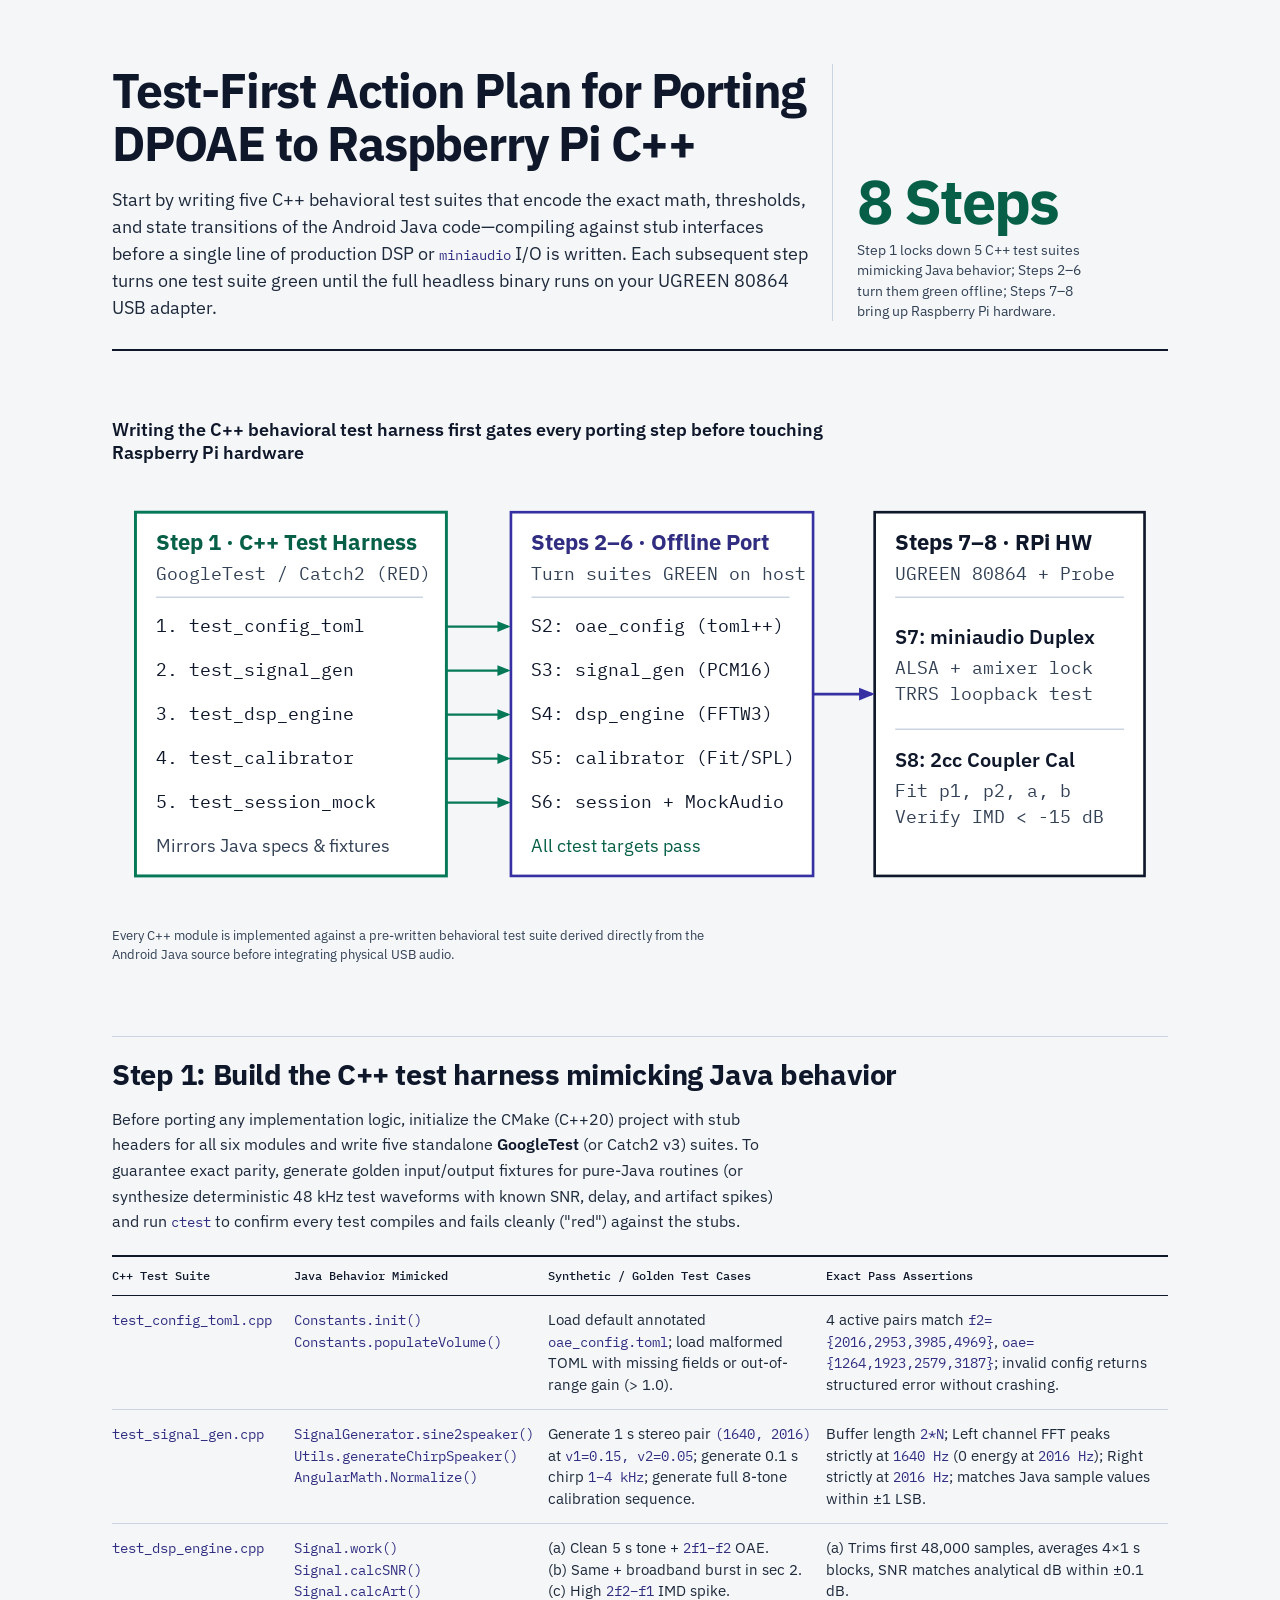
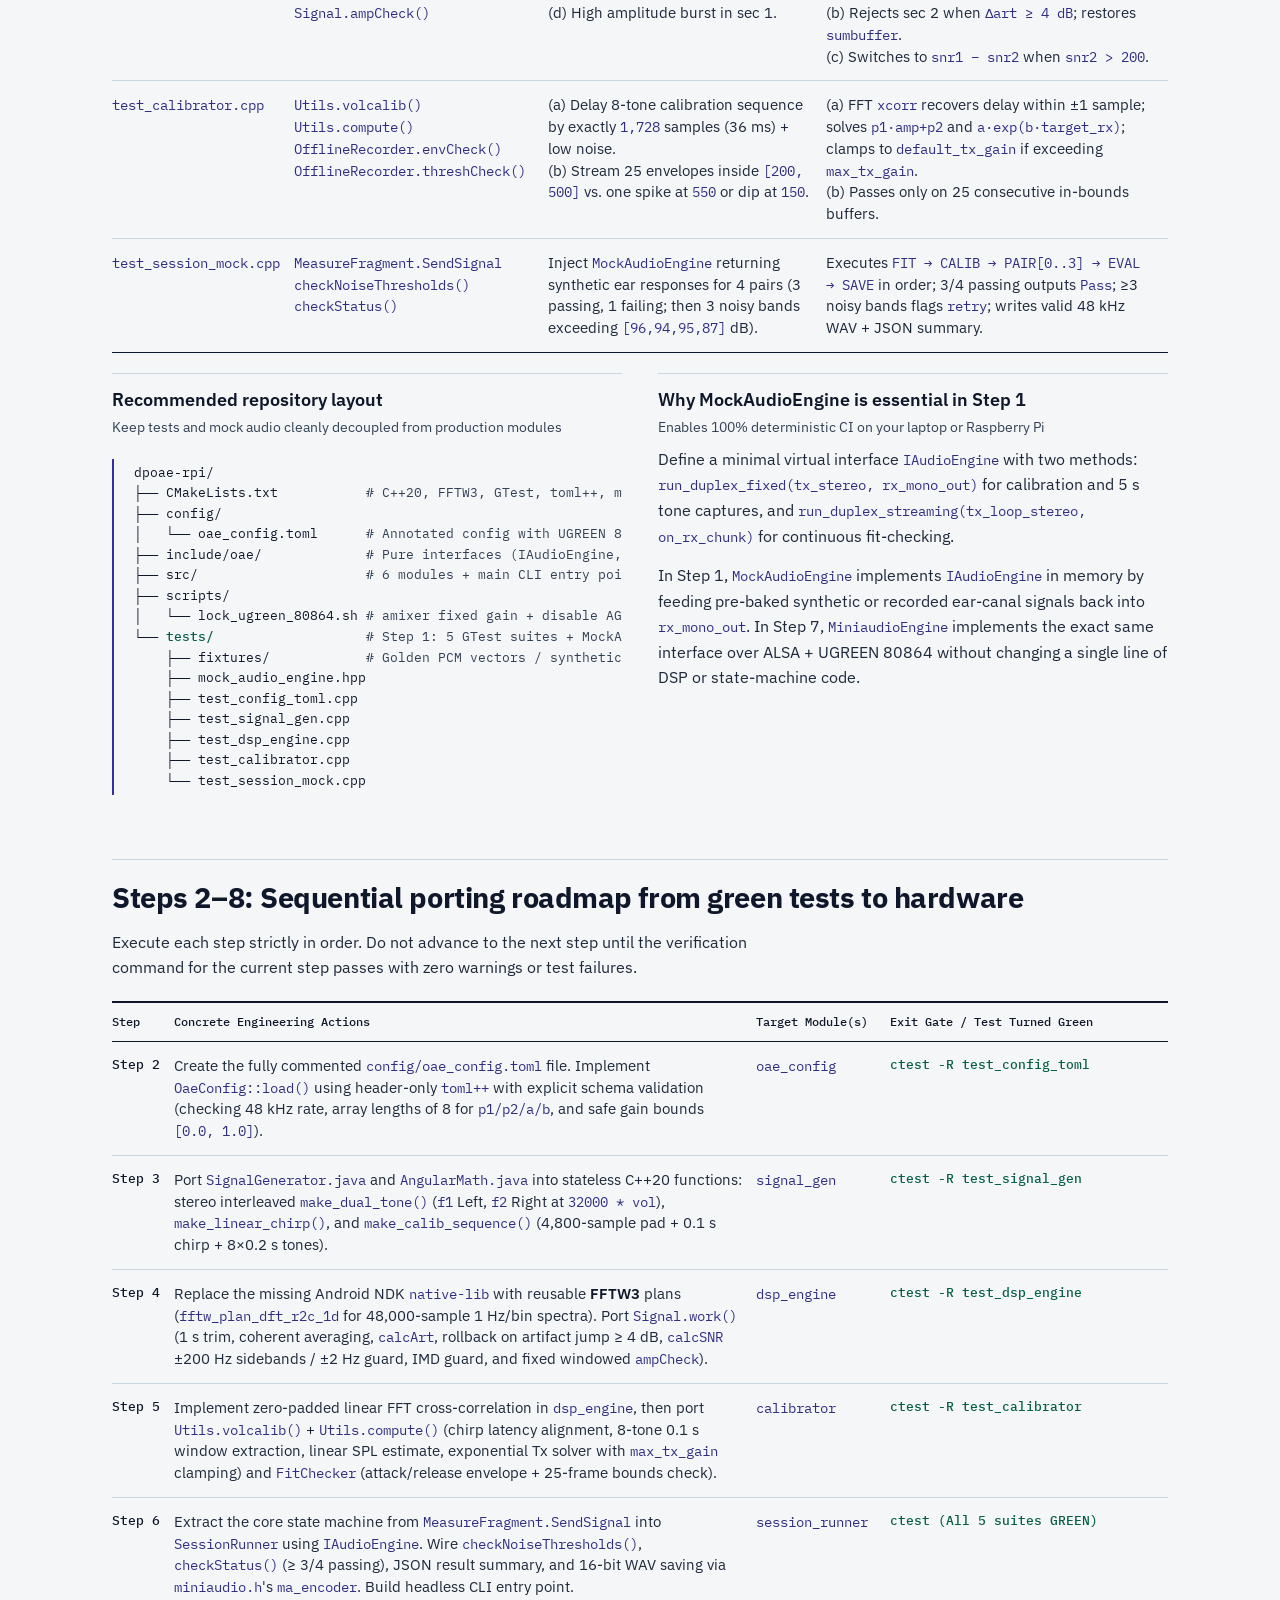
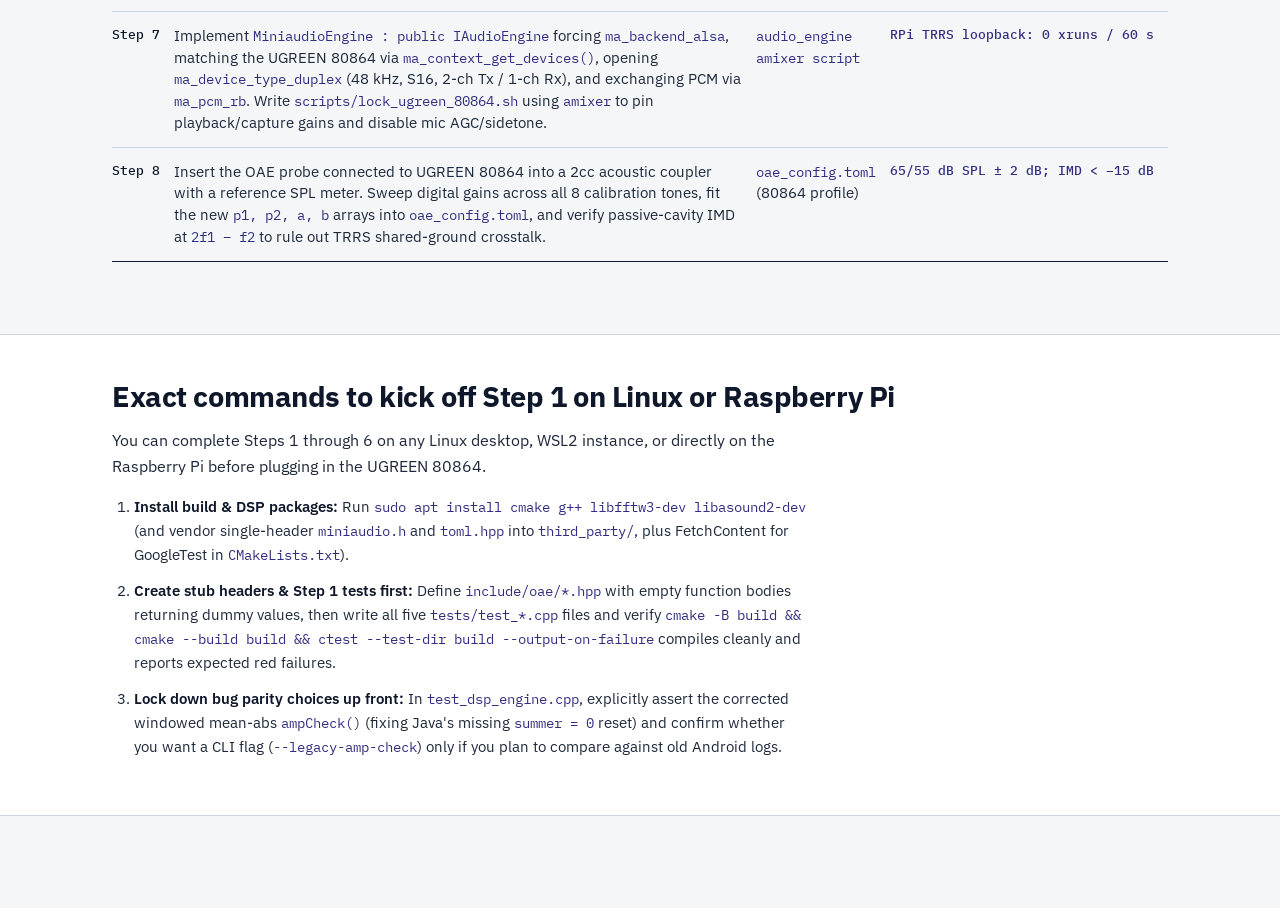
<file: test_first_c_porting_action_plan_for_raspberry_pi_dpoae.html>
<!DOCTYPE html>
<html lang="en">
<head>
<meta charset="UTF-8">
<meta name="viewport" content="width=device-width, initial-scale=1.0">
<title>Test-First C++ Porting Action Plan for Raspberry Pi DPOAE</title>
<link rel="preconnect" href="https://fonts.googleapis.com">
<link rel="preconnect" href="https://fonts.gstatic.com" crossorigin>
<link href="https://fonts.googleapis.com/css2?family=IBM+Plex+Mono:wght@400;500&family=IBM+Plex+Sans:wght@400;500;600;700&display=swap" rel="stylesheet">
<style>
/* Tier 3 Utilitarian · Test-Driven Engineering Action Plan · split answer-first hero · TDD architecture SVG -> Step 1 test matrix -> repo layout -> Steps 2-8 execution table -> hardware bring-up band · IBM Plex Sans + IBM Plex Mono · Cool Technical Grey #F4F6F8 + Emerald #047857/#065F46 + Indigo #3730A3/#312E81 · 0px radius · inline emphasis metric · TDD Red-Green gate SVG */

:root {
  --paper: #F4F6F8;
  --ink: #0F172A;
  --ink2: #1E293B;
  --mute: #334155;
  --hair: #CBD5E1;
  --accent: #047857;
  --accent-text: #065F46;
  --accent-2: #3730A3;
  --accent-2-text: #312E81;
  --band: #FFFFFF;
}

*, *::before, *::after {
  box-sizing: border-box;
}

html {
  background: var(--paper);
  color: var(--ink);
  font-family: 'IBM Plex Sans', -apple-system, BlinkMacSystemFont, sans-serif;
  font-size: 16px;
  line-height: 1.6;
  -webkit-font-smoothing: antialiased;
}

body {
  margin: 0;
  padding: 64px clamp(24px, 10.4vw, 112px) 92px;
  background: var(--paper);
  color: var(--ink);
}

main {
  display: grid;
  grid-template-columns: repeat(12, minmax(0, 1fr));
  column-gap: 24px;
}

.col-full { grid-column: 1 / -1; }
.sec { margin-top: 64px; }
.sec-tight { margin-top: 40px; }

/* Split Answer-First Hero */
.hero-split {
  display: grid;
  grid-template-columns: repeat(12, minmax(0, 1fr));
  column-gap: 24px;
  row-gap: 20px;
  padding-bottom: 28px;
  border-bottom: 2px solid var(--ink);
}

.hero-main {
  grid-column: 1 / span 8;
}

.hero-stat {
  grid-column: 9 / -1;
  border-left: 1px solid var(--hair);
  padding-left: 24px;
  display: flex;
  flex-direction: column;
  justify-content: flex-end;
}

h1 {
  font-family: 'IBM Plex Sans', sans-serif;
  font-size: clamp(34px, 3.8vw, 48px);
  font-weight: 700;
  line-height: 1.1;
  letter-spacing: -0.025em;
  color: var(--ink);
  margin: 0 0 16px;
  text-wrap: balance;
}

.hero-num {
  font-family: 'IBM Plex Sans', sans-serif;
  font-size: clamp(44px, 4.8vw, 64px);
  font-weight: 700;
  line-height: 1.0;
  letter-spacing: -0.03em;
  color: var(--accent-text);
  margin-bottom: 8px;
}

.hero-num-sub {
  font-size: 14px;
  line-height: 1.45;
  color: var(--mute);
  max-width: 28ch;
}

h2 {
  font-family: 'IBM Plex Sans', sans-serif;
  font-size: clamp(23px, 2.3vw, 29px);
  font-weight: 700;
  line-height: 1.22;
  letter-spacing: -0.015em;
  color: var(--ink);
  margin: 0 0 14px;
  padding-top: 20px;
  border-top: 1px solid var(--hair);
  text-wrap: balance;
}

h3 {
  font-family: 'IBM Plex Sans', sans-serif;
  font-size: 18px;
  font-weight: 600;
  line-height: 1.3;
  color: var(--ink);
  margin: 0 0 6px;
}

p {
  margin: 0 0 14px;
  color: var(--ink2);
  max-width: 68ch;
}

p:last-child {
  margin-bottom: 0;
}

.deck {
  font-size: 17.5px;
  line-height: 1.55;
  color: var(--ink2);
  max-width: 64ch;
  margin-bottom: 0;
}

code {
  font-family: 'IBM Plex Mono', monospace;
  font-size: 13.5px;
  color: var(--accent-2-text);
}

strong {
  color: var(--ink);
  font-weight: 600;
}

/* Figures & SVG */
figure {
  margin: 28px 0 32px;
  padding: 0;
}

.fig-title {
  font-size: 17.5px;
  font-weight: 600;
  line-height: 1.3;
  color: var(--ink);
  margin: 0 0 12px;
  max-width: 68ch;
}

figcaption {
  font-size: 13px;
  line-height: 1.45;
  color: var(--mute);
  margin-top: 10px;
  max-width: 74ch;
}

svg.viz {
  display: block;
  width: 100%;
  height: auto;
}

/* Open Tables (max 3, no zebra stripes) */
.table-wrap {
  width: 100%;
  overflow-x: auto;
  margin: 20px 0 8px;
}

table {
  width: 100%;
  border-collapse: collapse;
  text-align: left;
  font-size: 14.5px;
  line-height: 1.5;
}

thead th {
  font-family: 'IBM Plex Mono', monospace;
  font-size: 12px;
  font-weight: 500;
  color: var(--ink);
  border-top: 2px solid var(--ink);
  border-bottom: 1px solid var(--ink);
  padding: 10px 14px 10px 0;
  vertical-align: bottom;
}

tbody td {
  padding: 13px 14px 13px 0;
  border-bottom: 1px solid var(--hair);
  color: var(--ink2);
  vertical-align: top;
}

tbody tr:last-child td {
  border-bottom: 1.5px solid var(--ink);
}

.num {
  font-family: 'IBM Plex Mono', monospace;
  font-size: 13px;
  white-space: nowrap;
  color: var(--ink);
  font-weight: 500;
}

.gate-pass {
  font-family: 'IBM Plex Mono', monospace;
  font-size: 12.5px;
  font-weight: 500;
  color: var(--accent-text);
  white-space: nowrap;
}

.gate-hw {
  font-family: 'IBM Plex Mono', monospace;
  font-size: 12.5px;
  font-weight: 500;
  color: var(--accent-2-text);
  white-space: nowrap;
}

/* Multi-column open strips */
.col-strip-2 {
  display: grid;
  grid-template-columns: repeat(2, minmax(0, 1fr));
  column-gap: 36px;
  row-gap: 24px;
  margin-top: 20px;
}

.strip-item {
  border-top: 1px solid var(--hair);
  padding-top: 14px;
}

.strip-sub {
  font-size: 13.5px;
  color: var(--mute);
  margin-bottom: 8px;
}

/* Open Code Block */
pre.tree-block {
  margin: 20px 0 0;
  padding: 4px 0 4px 20px;
  border-left: 2px solid var(--accent-2);
  overflow-x: auto;
  font-family: 'IBM Plex Mono', monospace;
  font-size: 13px;
  line-height: 1.58;
  color: var(--ink);
  background: transparent;
}

pre.tree-block .cm { color: var(--mute); }
pre.tree-block .hi { color: var(--accent-text); font-weight: 500; }

/* Single Full-Bleed Band (Crisp White Contrast Band) */
.full-band {
  grid-column: 1 / -1;
  margin-left: calc(-1 * clamp(24px, 10.4vw, 112px));
  margin-right: calc(-1 * clamp(24px, 10.4vw, 112px));
  padding: 44px clamp(24px, 10.4vw, 112px);
  background: var(--band);
  border-top: 1px solid var(--hair);
  border-bottom: 1px solid var(--hair);
  margin-top: 64px;
}

.full-band h2 {
  border-top: none;
  padding-top: 0;
}

ol.action-steps {
  margin: 16px 0 0;
  padding-left: 22px;
  max-width: 70ch;
}

ol.action-steps li {
  margin-bottom: 12px;
  color: var(--ink2);
  font-size: 15px;
}

@media (max-width: 900px) {
  .hero-main, .hero-stat {
    grid-column: 1 / -1;
  }
  .hero-stat {
    border-left: none;
    border-top: 1px solid var(--hair);
    padding-left: 0;
    padding-top: 16px;
  }
  .col-strip-2 {
    grid-template-columns: 1fr;
  }
}
</style>
</head>
<body>
<main>

  <!-- SPLIT ANSWER-FIRST HERO -->
  <header class="col-full hero-split">
    <div class="hero-main">
      <h1>Test-First Action Plan for Porting DPOAE to Raspberry Pi C++</h1>
      <p class="deck">Start by writing five C++ behavioral test suites that encode the exact math, thresholds, and state transitions of the Android Java code—compiling against stub interfaces before a single line of production DSP or <code>miniaudio</code> I/O is written. Each subsequent step turns one test suite green until the full headless binary runs on your UGREEN 80864 USB adapter.</p>
    </div>
    <div class="hero-stat">
      <div class="hero-num">8 Steps</div>
      <div class="hero-num-sub">Step 1 locks down 5 C++ test suites mimicking Java behavior; Steps 2–6 turn them green offline; Steps 7–8 bring up Raspberry Pi hardware.</div>
    </div>
  </header>

  <!-- VISUAL: TDD RED-TO-GREEN EXECUTION PIPELINE -->
  <section class="col-full sec-tight">
    <figure>
      <div class="fig-title">Writing the C++ behavioral test harness first gates every porting step before touching Raspberry Pi hardware</div>
      <svg class="viz" viewBox="0 0 720 300" role="img" aria-label="Test-driven porting flow from Step 1 C++ test harness through offline modules to Raspberry Pi hardware bring-up">
        <defs>
          <marker id="arr-g" viewBox="0 0 10 10" refX="8" refY="5" markerWidth="6" markerHeight="6" orient="auto-start-reverse">
            <path d="M 0 1 L 10 5 L 0 9 z" fill="#047857"/>
          </marker>
          <marker id="arr-i" viewBox="0 0 10 10" refX="8" refY="5" markerWidth="6" markerHeight="6" orient="auto-start-reverse">
            <path d="M 0 1 L 10 5 L 0 9 z" fill="#3730A3"/>
          </marker>
        </defs>

        <!-- Column 1: Step 1 Test Suite -->
        <rect x="16" y="24" width="212" height="248" fill="#FFFFFF" stroke="#047857" stroke-width="2"/>
        <text x="30" y="50" font-family="IBM Plex Sans, sans-serif" font-size="15" font-weight="700" fill="#065F46">Step 1 · C++ Test Harness</text>
        <text x="30" y="70" font-family="IBM Plex Mono, monospace" font-size="12" fill="#334155">GoogleTest / Catch2 (RED)</text>
        <line x1="30" y1="82" x2="212" y2="82" stroke="#CBD5E1" stroke-width="1"/>
        <text x="30" y="106" font-family="IBM Plex Mono, monospace" font-size="12.5" fill="#0F172A">1. test_config_toml</text>
        <text x="30" y="136" font-family="IBM Plex Mono, monospace" font-size="12.5" fill="#0F172A">2. test_signal_gen</text>
        <text x="30" y="166" font-family="IBM Plex Mono, monospace" font-size="12.5" fill="#0F172A">3. test_dsp_engine</text>
        <text x="30" y="196" font-family="IBM Plex Mono, monospace" font-size="12.5" fill="#0F172A">4. test_calibrator</text>
        <text x="30" y="226" font-family="IBM Plex Mono, monospace" font-size="12.5" fill="#0F172A">5. test_session_mock</text>
        <text x="30" y="256" font-family="IBM Plex Sans, sans-serif" font-size="12.5" fill="#334155">Mirrors Java specs &amp; fixtures</text>

        <!-- Column 2: Offline Implementation Steps 2-6 -->
        <rect x="272" y="24" width="206" height="248" fill="#FFFFFF" stroke="#3730A3" stroke-width="1.8"/>
        <text x="286" y="50" font-family="IBM Plex Sans, sans-serif" font-size="15" font-weight="700" fill="#312E81">Steps 2–6 · Offline Port</text>
        <text x="286" y="70" font-family="IBM Plex Mono, monospace" font-size="12" fill="#334155">Turn suites GREEN on host</text>
        <line x1="286" y1="82" x2="462" y2="82" stroke="#CBD5E1" stroke-width="1"/>
        <text x="286" y="106" font-family="IBM Plex Mono, monospace" font-size="12.5" fill="#0F172A">S2: oae_config (toml++)</text>
        <text x="286" y="136" font-family="IBM Plex Mono, monospace" font-size="12.5" fill="#0F172A">S3: signal_gen (PCM16)</text>
        <text x="286" y="166" font-family="IBM Plex Mono, monospace" font-size="12.5" fill="#0F172A">S4: dsp_engine (FFTW3)</text>
        <text x="286" y="196" font-family="IBM Plex Mono, monospace" font-size="12.5" fill="#0F172A">S5: calibrator (Fit/SPL)</text>
        <text x="286" y="226" font-family="IBM Plex Mono, monospace" font-size="12.5" fill="#0F172A">S6: session + MockAudio</text>
        <text x="286" y="256" font-family="IBM Plex Sans, sans-serif" font-size="12.5" fill="#065F46">All ctest targets pass</text>

        <!-- Column 3: RPi Hardware Bring-Up Steps 7-8 -->
        <rect x="520" y="24" width="184" height="248" fill="#FFFFFF" stroke="#0F172A" stroke-width="1.8"/>
        <text x="534" y="50" font-family="IBM Plex Sans, sans-serif" font-size="15" font-weight="700" fill="#0F172A">Steps 7–8 · RPi HW</text>
        <text x="534" y="70" font-family="IBM Plex Mono, monospace" font-size="12" fill="#334155">UGREEN 80864 + Probe</text>
        <line x1="534" y1="82" x2="690" y2="82" stroke="#CBD5E1" stroke-width="1"/>
        <text x="534" y="114" font-family="IBM Plex Sans, sans-serif" font-size="13.5" font-weight="600" fill="#0F172A">S7: miniaudio Duplex</text>
        <text x="534" y="134" font-family="IBM Plex Mono, monospace" font-size="12" fill="#334155">ALSA + amixer lock</text>
        <text x="534" y="152" font-family="IBM Plex Mono, monospace" font-size="12" fill="#334155">TRRS loopback test</text>
        <line x1="534" y1="172" x2="690" y2="172" stroke="#CBD5E1" stroke-width="1"/>
        <text x="534" y="198" font-family="IBM Plex Sans, sans-serif" font-size="13.5" font-weight="600" fill="#0F172A">S8: 2cc Coupler Cal</text>
        <text x="534" y="218" font-family="IBM Plex Mono, monospace" font-size="12" fill="#334155">Fit p1, p2, a, b</text>
        <text x="534" y="236" font-family="IBM Plex Mono, monospace" font-size="12" fill="#334155">Verify IMD &lt; -15 dB</text>

        <!-- Connecting Arrows -->
        <line x1="228" y1="102" x2="270" y2="102" stroke="#047857" stroke-width="1.5" marker-end="url(#arr-g)"/>
        <line x1="228" y1="132" x2="270" y2="132" stroke="#047857" stroke-width="1.5" marker-end="url(#arr-g)"/>
        <line x1="228" y1="162" x2="270" y2="162" stroke="#047857" stroke-width="1.5" marker-end="url(#arr-g)"/>
        <line x1="228" y1="192" x2="270" y2="192" stroke="#047857" stroke-width="1.5" marker-end="url(#arr-g)"/>
        <line x1="228" y1="222" x2="270" y2="222" stroke="#047857" stroke-width="1.5" marker-end="url(#arr-g)"/>

        <line x1="478" y1="148" x2="518" y2="148" stroke="#3730A3" stroke-width="1.8" marker-end="url(#arr-i)"/>
      </svg>
      <figcaption>Every C++ module is implemented against a pre-written behavioral test suite derived directly from the Android Java source before integrating physical USB audio.</figcaption>
    </figure>
  </section>

  <!-- SECTION 1: STEP 1 DEEP DIVE (WRITING THE C++ TESTS FIRST) -->
  <section class="col-full sec-tight">
    <h2>Step 1: Build the C++ test harness mimicking Java behavior</h2>
    <p>Before porting any implementation logic, initialize the CMake (C++20) project with stub headers for all six modules and write five standalone <strong>GoogleTest</strong> (or Catch2 v3) suites. To guarantee exact parity, generate golden input/output fixtures for pure-Java routines (or synthesize deterministic 48 kHz test waveforms with known SNR, delay, and artifact spikes) and run <code>ctest</code> to confirm every test compiles and fails cleanly ("red") against the stubs.</p>

    <div class="table-wrap">
      <table>
        <thead>
          <tr>
            <th>C++ Test Suite</th>
            <th>Java Behavior Mimicked</th>
            <th>Synthetic / Golden Test Cases</th>
            <th>Exact Pass Assertions</th>
          </tr>
        </thead>
        <tbody>
          <tr>
            <td><code>test_config_toml.cpp</code></td>
            <td><code>Constants.init()</code><br><code>Constants.populateVolume()</code></td>
            <td>Load default annotated <code>oae_config.toml</code>; load malformed TOML with missing fields or out-of-range gain (&gt; 1.0).</td>
            <td>4 active pairs match <code>f2={2016,2953,3985,4969}</code>, <code>oae={1264,1923,2579,3187}</code>; invalid config returns structured error without crashing.</td>
          </tr>
          <tr>
            <td><code>test_signal_gen.cpp</code></td>
            <td><code>SignalGenerator.sine2speaker()</code><br><code>Utils.generateChirpSpeaker()</code><br><code>AngularMath.Normalize()</code></td>
            <td>Generate 1 s stereo pair <code>(1640, 2016)</code> at <code>v1=0.15, v2=0.05</code>; generate 0.1 s chirp <code>1–4 kHz</code>; generate full 8-tone calibration sequence.</td>
            <td>Buffer length <code>2*N</code>; Left channel FFT peaks strictly at <code>1640 Hz</code> (0 energy at <code>2016 Hz</code>); Right strictly at <code>2016 Hz</code>; matches Java sample values within ±1 LSB.</td>
          </tr>
          <tr>
            <td><code>test_dsp_engine.cpp</code></td>
            <td><code>Signal.work()</code><br><code>Signal.calcSNR()</code><br><code>Signal.calcArt()</code><br><code>Signal.ampCheck()</code></td>
            <td>(a) Clean 5 s tone + <code>2f1−f2</code> OAE.<br>(b) Same + broadband burst in sec 2.<br>(c) High <code>2f2−f1</code> IMD spike.<br>(d) High amplitude burst in sec 1.</td>
            <td>(a) Trims first 48,000 samples, averages 4×1 s blocks, SNR matches analytical dB within ±0.1 dB.<br>(b) Rejects sec 2 when <code>Δart ≥ 4 dB</code>; restores <code>sumbuffer</code>.<br>(c) Switches to <code>snr1 − snr2</code> when <code>snr2 &gt; 200</code>.</td>
          </tr>
          <tr>
            <td><code>test_calibrator.cpp</code></td>
            <td><code>Utils.volcalib()</code><br><code>Utils.compute()</code><br><code>OfflineRecorder.envCheck()</code><br><code>OfflineRecorder.threshCheck()</code></td>
            <td>(a) Delay 8-tone calibration sequence by exactly <code>1,728</code> samples (36 ms) + low noise.<br>(b) Stream 25 envelopes inside <code>[200, 500]</code> vs. one spike at <code>550</code> or dip at <code>150</code>.</td>
            <td>(a) FFT <code>xcorr</code> recovers delay within ±1 sample; solves <code>p1·amp+p2</code> and <code>a·exp(b·target_rx)</code>; clamps to <code>default_tx_gain</code> if exceeding <code>max_tx_gain</code>.<br>(b) Passes only on 25 consecutive in-bounds buffers.</td>
          </tr>
          <tr>
            <td><code>test_session_mock.cpp</code></td>
            <td><code>MeasureFragment.SendSignal</code><br><code>checkNoiseThresholds()</code><br><code>checkStatus()</code></td>
            <td>Inject <code>MockAudioEngine</code> returning synthetic ear responses for 4 pairs (3 passing, 1 failing; then 3 noisy bands exceeding <code>[96,94,95,87]</code> dB).</td>
            <td>Executes <code>FIT → CALIB → PAIR[0..3] → EVAL → SAVE</code> in order; 3/4 passing outputs <code>Pass</code>; ≥3 noisy bands flags <code>retry</code>; writes valid 48 kHz WAV + JSON summary.</td>
          </tr>
        </tbody>
      </table>
    </div>

    <div class="col-strip-2">
      <div class="strip-item">
        <h3>Recommended repository layout</h3>
        <div class="strip-sub">Keep tests and mock audio cleanly decoupled from production modules</div>
<pre class="tree-block">dpoae-rpi/
├── CMakeLists.txt           <span class="cm"># C++20, FFTW3, GTest, toml++, miniaudio</span>
├── config/
│   └── oae_config.toml      <span class="cm"># Annotated config with UGREEN 80864 profile</span>
├── include/oae/             <span class="cm"># Pure interfaces (IAudioEngine, DspEngine...)</span>
├── src/                     <span class="cm"># 6 modules + main CLI entry point</span>
├── scripts/
│   └── lock_ugreen_80864.sh <span class="cm"># amixer fixed gain + disable AGC/sidetone</span>
└── <span class="hi">tests/</span>                   <span class="cm"># Step 1: 5 GTest suites + MockAudioEngine</span>
    ├── fixtures/            <span class="cm"># Golden PCM vectors / synthetic waveforms</span>
    ├── mock_audio_engine.hpp
    ├── test_config_toml.cpp
    ├── test_signal_gen.cpp
    ├── test_dsp_engine.cpp
    ├── test_calibrator.cpp
    └── test_session_mock.cpp</pre>
      </div>
      <div class="strip-item">
        <h3>Why MockAudioEngine is essential in Step 1</h3>
        <div class="strip-sub">Enables 100% deterministic CI on your laptop or Raspberry Pi</div>
        <p>Define a minimal virtual interface <code>IAudioEngine</code> with two methods: <code>run_duplex_fixed(tx_stereo, rx_mono_out)</code> for calibration and 5 s tone captures, and <code>run_duplex_streaming(tx_loop_stereo, on_rx_chunk)</code> for continuous fit-checking.</p>
        <p>In Step 1, <code>MockAudioEngine</code> implements <code>IAudioEngine</code> in memory by feeding pre-baked synthetic or recorded ear-canal signals back into <code>rx_mono_out</code>. In Step 7, <code>MiniaudioEngine</code> implements the exact same interface over ALSA + UGREEN 80864 without changing a single line of DSP or state-machine code.</p>
      </div>
    </div>
  </section>

  <!-- SECTION 2: STEPS 2-8 SEQUENTIAL ACTION PLAN -->
  <section class="col-full sec">
    <h2>Steps 2–8: Sequential porting roadmap from green tests to hardware</h2>
    <p>Execute each step strictly in order. Do not advance to the next step until the verification command for the current step passes with zero warnings or test failures.</p>

    <div class="table-wrap">
      <table>
        <thead>
          <tr>
            <th>Step</th>
            <th>Concrete Engineering Actions</th>
            <th>Target Module(s)</th>
            <th>Exit Gate / Test Turned Green</th>
          </tr>
        </thead>
        <tbody>
          <tr>
            <td class="num">Step 2</td>
            <td>Create the fully commented <code>config/oae_config.toml</code> file. Implement <code>OaeConfig::load()</code> using header-only <code>toml++</code> with explicit schema validation (checking 48 kHz rate, array lengths of 8 for <code>p1/p2/a/b</code>, and safe gain bounds <code>[0.0, 1.0]</code>).</td>
            <td><code>oae_config</code></td>
            <td class="gate-pass">ctest -R test_config_toml</td>
          </tr>
          <tr>
            <td class="num">Step 3</td>
            <td>Port <code>SignalGenerator.java</code> and <code>AngularMath.java</code> into stateless C++20 functions: stereo interleaved <code>make_dual_tone()</code> (<code>f1</code> Left, <code>f2</code> Right at <code>32000 * vol</code>), <code>make_linear_chirp()</code>, and <code>make_calib_sequence()</code> (4,800-sample pad + 0.1 s chirp + 8×0.2 s tones).</td>
            <td><code>signal_gen</code></td>
            <td class="gate-pass">ctest -R test_signal_gen</td>
          </tr>
          <tr>
            <td class="num">Step 4</td>
            <td>Replace the missing Android NDK <code>native-lib</code> with reusable <strong>FFTW3</strong> plans (<code>fftw_plan_dft_r2c_1d</code> for 48,000-sample 1 Hz/bin spectra). Port <code>Signal.work()</code> (1 s trim, coherent averaging, <code>calcArt</code>, rollback on artifact jump ≥ 4 dB, <code>calcSNR</code> ±200 Hz sidebands / ±2 Hz guard, IMD guard, and fixed windowed <code>ampCheck</code>).</td>
            <td><code>dsp_engine</code></td>
            <td class="gate-pass">ctest -R test_dsp_engine</td>
          </tr>
          <tr>
            <td class="num">Step 5</td>
            <td>Implement zero-padded linear FFT cross-correlation in <code>dsp_engine</code>, then port <code>Utils.volcalib()</code> + <code>Utils.compute()</code> (chirp latency alignment, 8-tone 0.1 s window extraction, linear SPL estimate, exponential Tx solver with <code>max_tx_gain</code> clamping) and <code>FitChecker</code> (attack/release envelope + 25-frame bounds check).</td>
            <td><code>calibrator</code></td>
            <td class="gate-pass">ctest -R test_calibrator</td>
          </tr>
          <tr>
            <td class="num">Step 6</td>
            <td>Extract the core state machine from <code>MeasureFragment.SendSignal</code> into <code>SessionRunner</code> using <code>IAudioEngine</code>. Wire <code>checkNoiseThresholds()</code>, <code>checkStatus()</code> (≥ 3/4 passing), JSON result summary, and 16-bit WAV saving via <code>miniaudio.h</code>'s <code>ma_encoder</code>. Build headless CLI entry point.</td>
            <td><code>session_runner</code></td>
            <td class="gate-pass">ctest (All 5 suites GREEN)</td>
          </tr>
          <tr>
            <td class="num">Step 7</td>
            <td>Implement <code>MiniaudioEngine : public IAudioEngine</code> forcing <code>ma_backend_alsa</code>, matching the UGREEN 80864 via <code>ma_context_get_devices()</code>, opening <code>ma_device_type_duplex</code> (48 kHz, S16, 2-ch Tx / 1-ch Rx), and exchanging PCM via <code>ma_pcm_rb</code>. Write <code>scripts/lock_ugreen_80864.sh</code> using <code>amixer</code> to pin playback/capture gains and disable mic AGC/sidetone.</td>
            <td><code>audio_engine</code><br><code>amixer script</code></td>
            <td class="gate-hw">RPi TRRS loopback: 0 xruns / 60 s</td>
          </tr>
          <tr>
            <td class="num">Step 8</td>
            <td>Insert the OAE probe connected to UGREEN 80864 into a 2cc acoustic coupler with a reference SPL meter. Sweep digital gains across all 8 calibration tones, fit the new <code>p1, p2, a, b</code> arrays into <code>oae_config.toml</code>, and verify passive-cavity IMD at <code>2f1 − f2</code> to rule out TRRS shared-ground crosstalk.</td>
            <td><code>oae_config.toml</code><br>(80864 profile)</td>
            <td class="gate-hw">65/55 dB SPL ± 2 dB; IMD &lt; −15 dB</td>
          </tr>
        </tbody>
      </table>
    </div>
  </section>

  <!-- FULL-BLEED BAND: IMMEDIATE FIRST SESSION CHECKLIST -->
  <section class="full-band">
    <h2>Exact commands to kick off Step 1 on Linux or Raspberry Pi</h2>
    <p>You can complete Steps 1 through 6 on any Linux desktop, WSL2 instance, or directly on the Raspberry Pi before plugging in the UGREEN 80864.</p>
    <ol class="action-steps">
      <li><strong>Install build &amp; DSP packages:</strong> Run <code>sudo apt install cmake g++ libfftw3-dev libasound2-dev</code> (and vendor single-header <code>miniaudio.h</code> and <code>toml.hpp</code> into <code>third_party/</code>, plus FetchContent for GoogleTest in <code>CMakeLists.txt</code>).</li>
      <li><strong>Create stub headers &amp; Step 1 tests first:</strong> Define <code>include/oae/*.hpp</code> with empty function bodies returning dummy values, then write all five <code>tests/test_*.cpp</code> files and verify <code>cmake -B build &amp;&amp; cmake --build build &amp;&amp; ctest --test-dir build --output-on-failure</code> compiles cleanly and reports expected red failures.</li>
      <li><strong>Lock down bug parity choices up front:</strong> In <code>test_dsp_engine.cpp</code>, explicitly assert the corrected windowed mean-abs <code>ampCheck()</code> (fixing Java's missing <code>summer = 0</code> reset) and confirm whether you want a CLI flag (<code>--legacy-amp-check</code>) only if you plan to compare against old Android logs.</li>
    </ol>
  </section>

</main>
</body>
</html>
</file>
